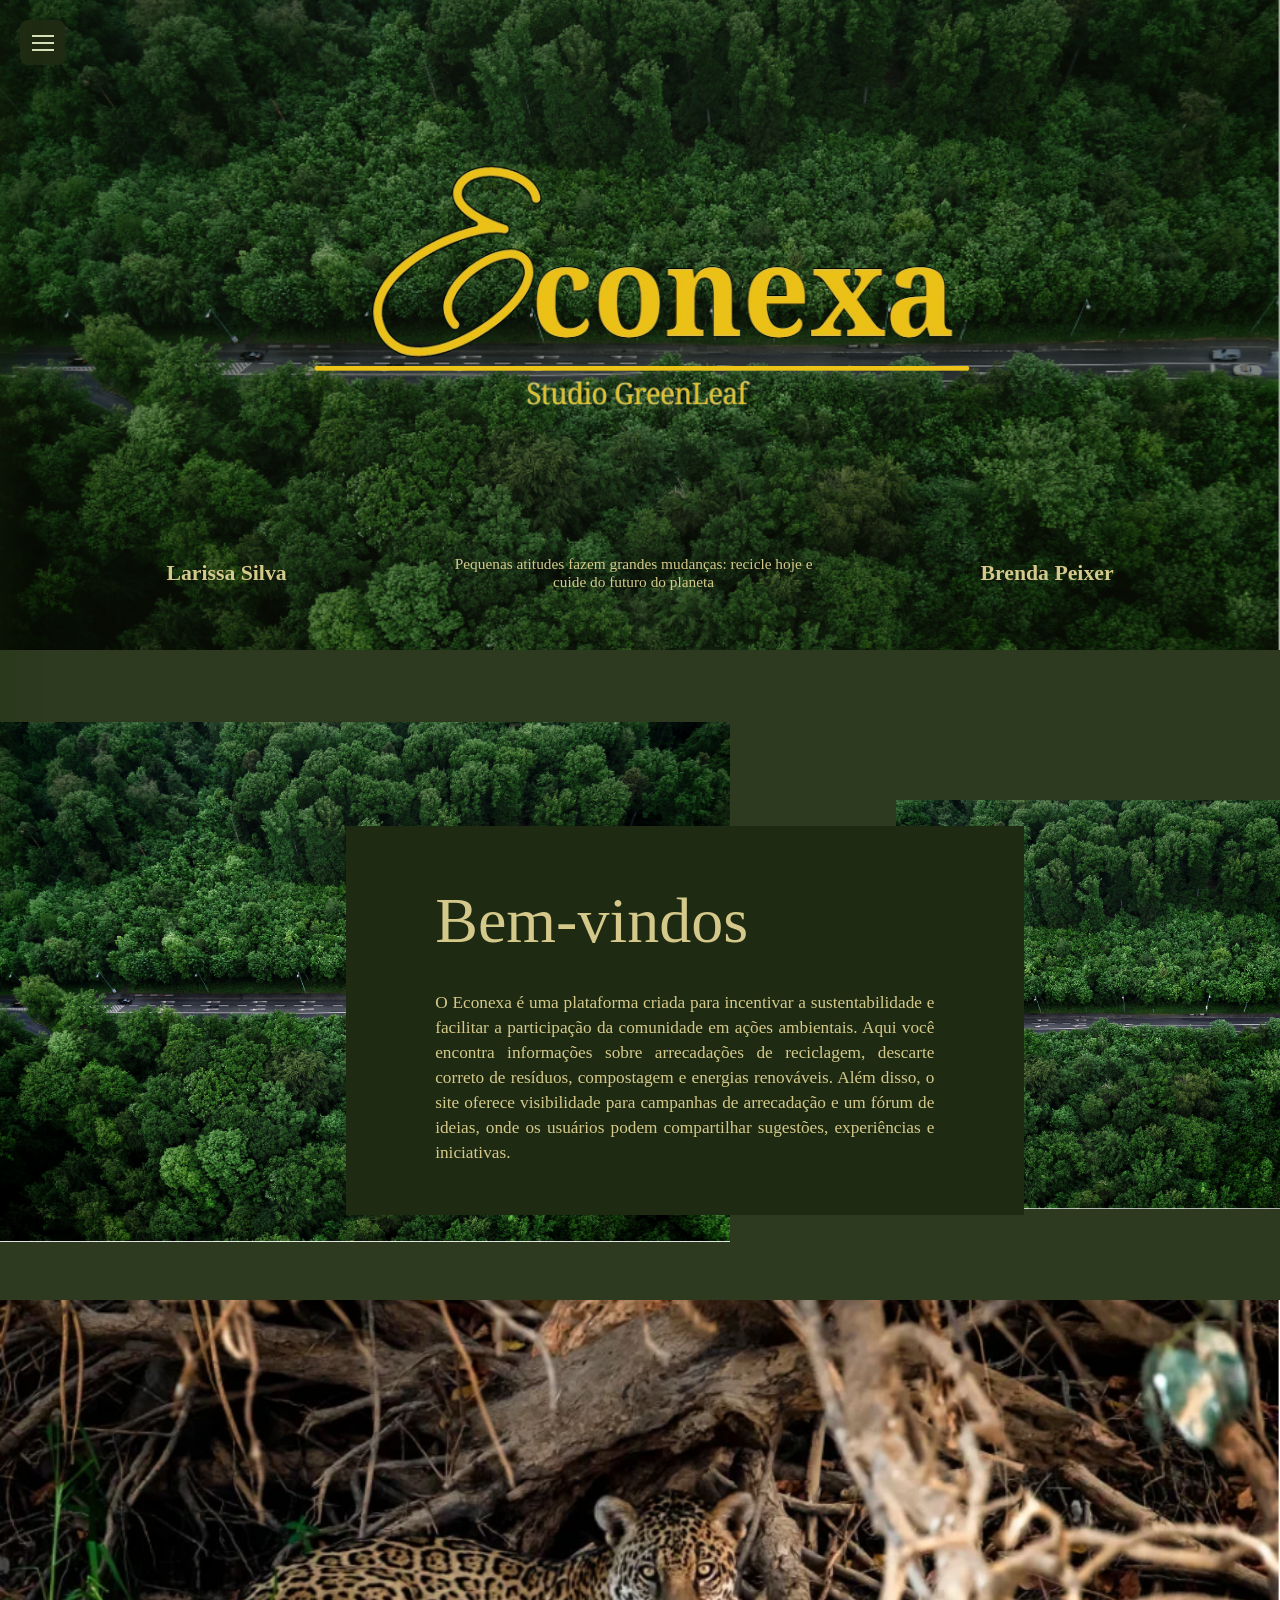
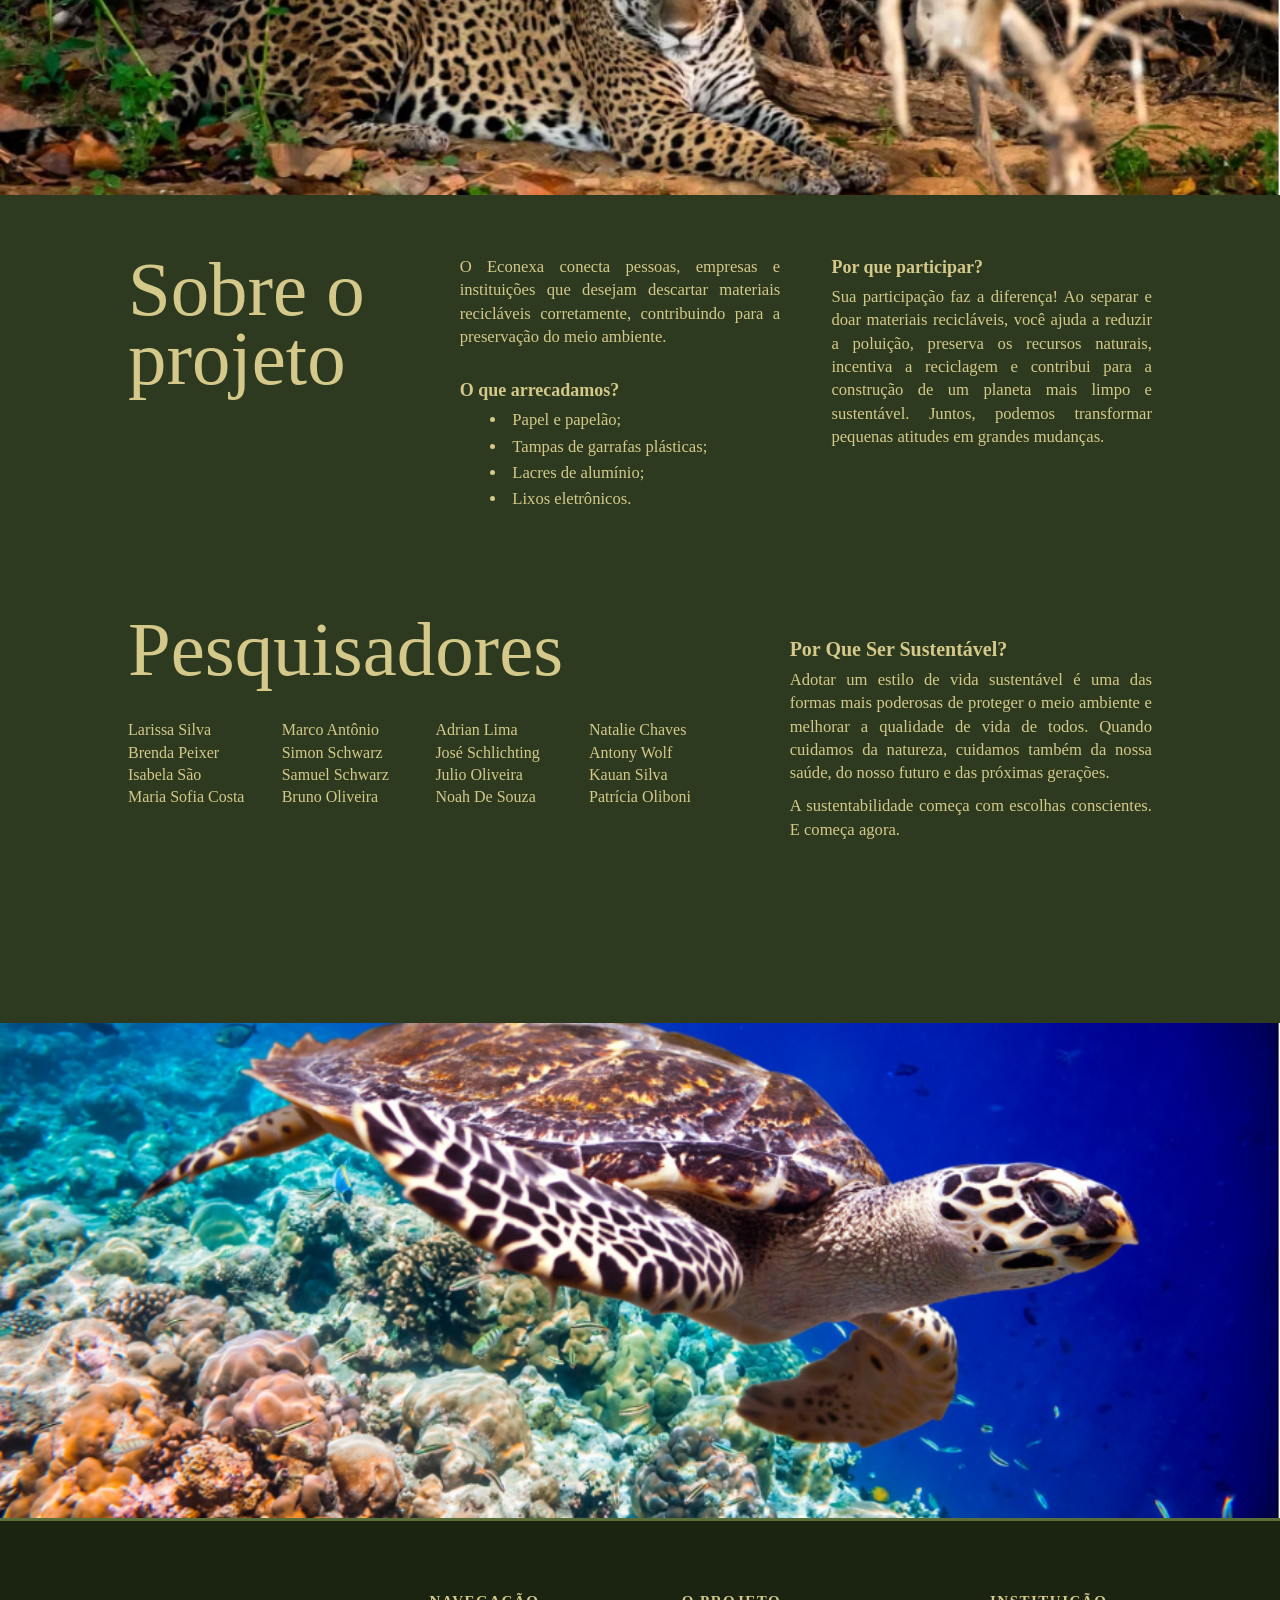
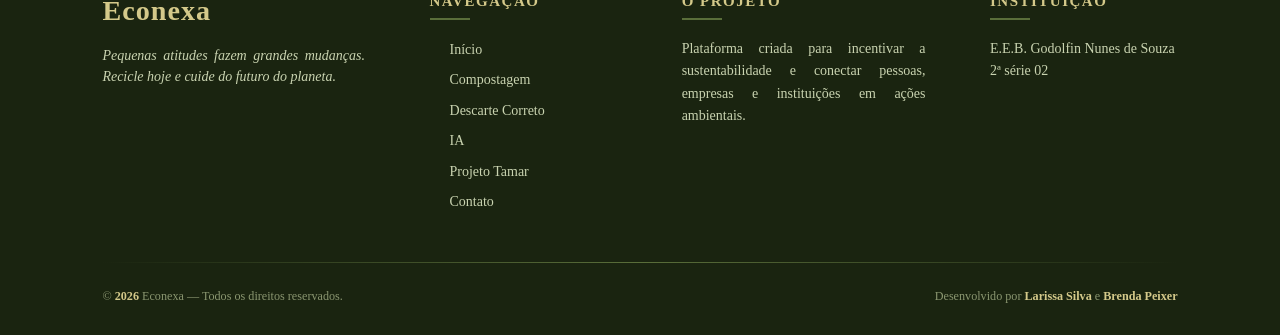
<file: index.html>
<!DOCTYPE html>
<html lang="pt-BR">

<head>
    <meta charset="UTF-8">
    <meta name="viewport" content="width=device-width, initial-scale=1.0">
    <meta name="description" content="Econexa - Plataforma de sustentabilidade que conecta pessoas, empresas e instituições para descarte correto de recicláveis, compostagem e ações ambientais.">
    <meta name="author" content="Larissa Silva, Brenda Peixer">
    <meta name="theme-color" content="#2e7d32">

    <title>Econexa | Sustentabilidade e Reciclagem</title>

    <link rel="icon" type="image/png" href="img/Titulo.png">
    <link rel="stylesheet" href="style.css">
</head>

<body>

    <!-- ========================================
         MENU LATERAL
    ========================================= -->

    <!-- Gatilho (checkbox invisível) -->
    <input
        type="checkbox"
        id="sidebar-active"
        class="sidebar-checkbox"
        aria-hidden="true"
    >

    <!-- Botão para abrir o menu -->
    <label
        for="sidebar-active"
        class="open-sidebar-button"
        aria-label="Abrir menu de navegação"
    >
        <span class="burger-line" aria-hidden="true"></span>
    </label>

    <!-- Máscara de fundo -->
    <label
        for="sidebar-active"
        id="sidebar-overlay"
        aria-hidden="true"
    ></label>

    <!-- Menu Lateral -->
    <nav class="sidebar" aria-label="Menu principal">
        <div class="sidebar-header">
            <span class="logo">Econexa</span>
            <label
                for="sidebar-active"
                class="close-sidebar-button"
                aria-label="Fechar menu"
            >✕</label>
        </div>

        <ul class="sidebar-links">
            <li><a href="index.html" aria-current="page">Início</a></li>
            <li><a href="compostagem.html">Compostagem</a></li>
            <li><a href="descarte.html">Descarte Correto</a></li>
            <li><a href="ia.html">IA</a></li>
            <li><a href="tamar.html">Projeto Tamar</a></li>
            <li><a href="contato.html">Contato</a></li>
        </ul>
    </nav>


    <main>

        <!-- ========================================
             1. CAPA
        ========================================= -->

        <section class="capa" aria-label="Apresentação">

            <div class="conteudo-capa">
                <img
                    src="img/Titulo.png"
                    alt="Logotipo Econexa"
                    class="logo"
                >
            </div>

            <div class="informacoes">
                <p>Larissa Silva</p>

                <p class="frase">
                    Pequenas atitudes fazem grandes mudanças:
                    recicle hoje e cuide do futuro do planeta
                </p>

                <p>Brenda Peixer</p>
            </div>

        </section>


        <!-- ========================================
             2. BEM-VINDOS
        ========================================= -->

        <section class="bem-vindos" aria-labelledby="titulo-bem-vindos">

            <img
                src="img/floresta.png"
                alt=""
                aria-hidden="true"
                class="floresta floresta-esquerda"
            >

            <img
                src="img/floresta.png"
                alt=""
                aria-hidden="true"
                class="floresta floresta-direita"
            >

            <div class="caixa-bem-vindos">
                <h2 id="titulo-bem-vindos">Bem-vindos</h2>

                <p>
                    O Econexa é uma plataforma criada para incentivar a
                    sustentabilidade e facilitar a participação da comunidade
                    em ações ambientais. Aqui você encontra informações sobre
                    arrecadações de reciclagem, descarte correto de resíduos,
                    compostagem e energias renováveis. Além disso, o site oferece
                    visibilidade para campanhas de arrecadação e um fórum de
                    ideias, onde os usuários podem compartilhar sugestões,
                    experiências e iniciativas.
                </p>
            </div>

        </section>


        <!-- ========================================
             3. SOBRE O PROJETO
        ========================================= -->

        <section class="sobre-projeto" aria-labelledby="titulo-sobre">

            <div class="imagem-onca">
                <img
                    src="img/onca.png"
                    alt="Onça-pintada em ambiente de floresta"
                >
            </div>

            <div class="conteudo-sobre">

                <div class="titulo-sobre">
                    <h2 id="titulo-sobre">
                        Sobre o<br>
                        projeto
                    </h2>
                </div>

                <div class="texto-sobre">

                    <p>
                        O Econexa conecta pessoas, empresas e instituições
                        que desejam descartar materiais recicláveis
                        corretamente, contribuindo para a preservação do
                        meio ambiente.
                    </p>

                    <h3>O que arrecadamos?</h3>

                    <ul>
                        <li>Papel e papelão;</li>
                        <li>Tampas de garrafas plásticas;</li>
                        <li>Lacres de alumínio;</li>
                        <li>Lixos eletrônicos.</li>
                    </ul>

                </div>

                <div class="participar">

                    <h3>Por que participar?</h3>

                    <p>
                        Sua participação faz a diferença! Ao separar e doar
                        materiais recicláveis, você ajuda a reduzir a
                        poluição, preserva os recursos naturais, incentiva a
                        reciclagem e contribui para a construção de um
                        planeta mais limpo e sustentável. Juntos, podemos
                        transformar pequenas atitudes em grandes mudanças.
                    </p>

                </div>

            </div>

        </section>


        <!-- ========================================
             4. PESQUISADORES + SUSTENTABILIDADE
        ========================================= -->

        <section class="pesquisadores" aria-labelledby="titulo-pesquisadores">

            <div class="parte-pesquisadores">

                <div class="lista-pesquisadores">

                    <h2 id="titulo-pesquisadores">Pesquisadores</h2>

                    <div class="nomes">

                        <ul>
                            <li>Larissa Silva</li>
                            <li>Brenda Peixer</li>
                            <li>Isabela São</li>
                            <li>Maria Sofia Costa</li>
                        </ul>

                        <ul>
                            <li>Marco Antônio</li>
                            <li>Simon Schwarz</li>
                            <li>Samuel Schwarz</li>
                            <li>Bruno Oliveira</li>
                        </ul>

                        <ul>
                            <li>Adrian Lima</li>
                            <li>José Schlichting</li>
                            <li>Julio Oliveira</li>
                            <li>Noah De Souza</li>
                        </ul>

                        <ul>
                            <li>Natalie Chaves</li>
                            <li>Antony Wolf</li>
                            <li>Kauan Silva</li>
                            <li>Patrícia Oliboni</li>
                        </ul>

                    </div>

                </div>

                <div class="sustentavel">

                    <h3>Por Que Ser Sustentável?</h3>

                    <p>
                        Adotar um estilo de vida sustentável é uma das formas
                        mais poderosas de proteger o meio ambiente e melhorar
                        a qualidade de vida de todos. Quando cuidamos da
                        natureza, cuidamos também da nossa saúde, do nosso
                        futuro e das próximas gerações.
                    </p>

                    <p>
                        A sustentabilidade começa com escolhas conscientes.
                        E começa agora.
                    </p>

                </div>

            </div>

            <div class="imagem-tartaruga">
                <img
                    src="img/tartaruga.png"
                    alt="Tartaruga marinha nadando"
                >
            </div>

        </section>

    </main>


      <!-- ========================================
         RODAPÉ
    ========================================= -->

    <footer class="rodape">

        <div class="rodape-conteudo">

            <!-- Coluna 1: Marca -->
            <div class="rodape-coluna rodape-marca">
                <h2 class="rodape-logo">Econexa</h2>
                <p class="rodape-slogan">
                    Pequenas atitudes fazem grandes mudanças.
                    Recicle hoje e cuide do futuro do planeta.
                </p>
            </div>


            <!-- Coluna 2: Navegação -->
            <nav class="rodape-coluna" aria-label="Links do rodapé">
                <h3 class="rodape-titulo">Navegação</h3>
                <ul class="rodape-links">
                    <li><a href="index.html">Início</a></li>
                    <li><a href="compostagem.html">Compostagem</a></li>
                    <li><a href="descarte.html">Descarte Correto</a></li>
                    <li><a href="ia.html">IA</a></li>
                    <li><a href="tamar.html">Projeto Tamar</a></li>
                    <li><a href="contato.html">Contato</a></li>
                </ul>
            </nav>


            <!-- Coluna 3: Projeto -->
            <div class="rodape-coluna">
                <h3 class="rodape-titulo">O Projeto</h3>
                <p class="rodape-texto">
                    Plataforma criada para incentivar a sustentabilidade
                    e conectar pessoas, empresas e instituições em ações
                    ambientais.
                </p>
            </div>


            <!-- Coluna 4: Instituição -->
            <div class="rodape-coluna">
                <h3 class="rodape-titulo">Instituição</h3>
                <p class="rodape-texto">
                    E.E.B. Godolfin Nunes de Souza<br>
                    2ª série 02
                </p>
            </div>

        </div>


        <!-- Linha divisória -->
        <div class="rodape-divisor" aria-hidden="true"></div>


        <!-- Parte inferior -->
        <div class="rodape-base">
            <p class="rodape-copyright">
                &copy; <time datetime="2026">2026</time> Econexa — Todos os direitos reservados.
            </p>

            <p class="rodape-creditos">
                Desenvolvido por <strong>Larissa Silva</strong> e <strong>Brenda Peixer</strong>
            </p>
        </div>

    </footer>
</body>

</html>
</file>
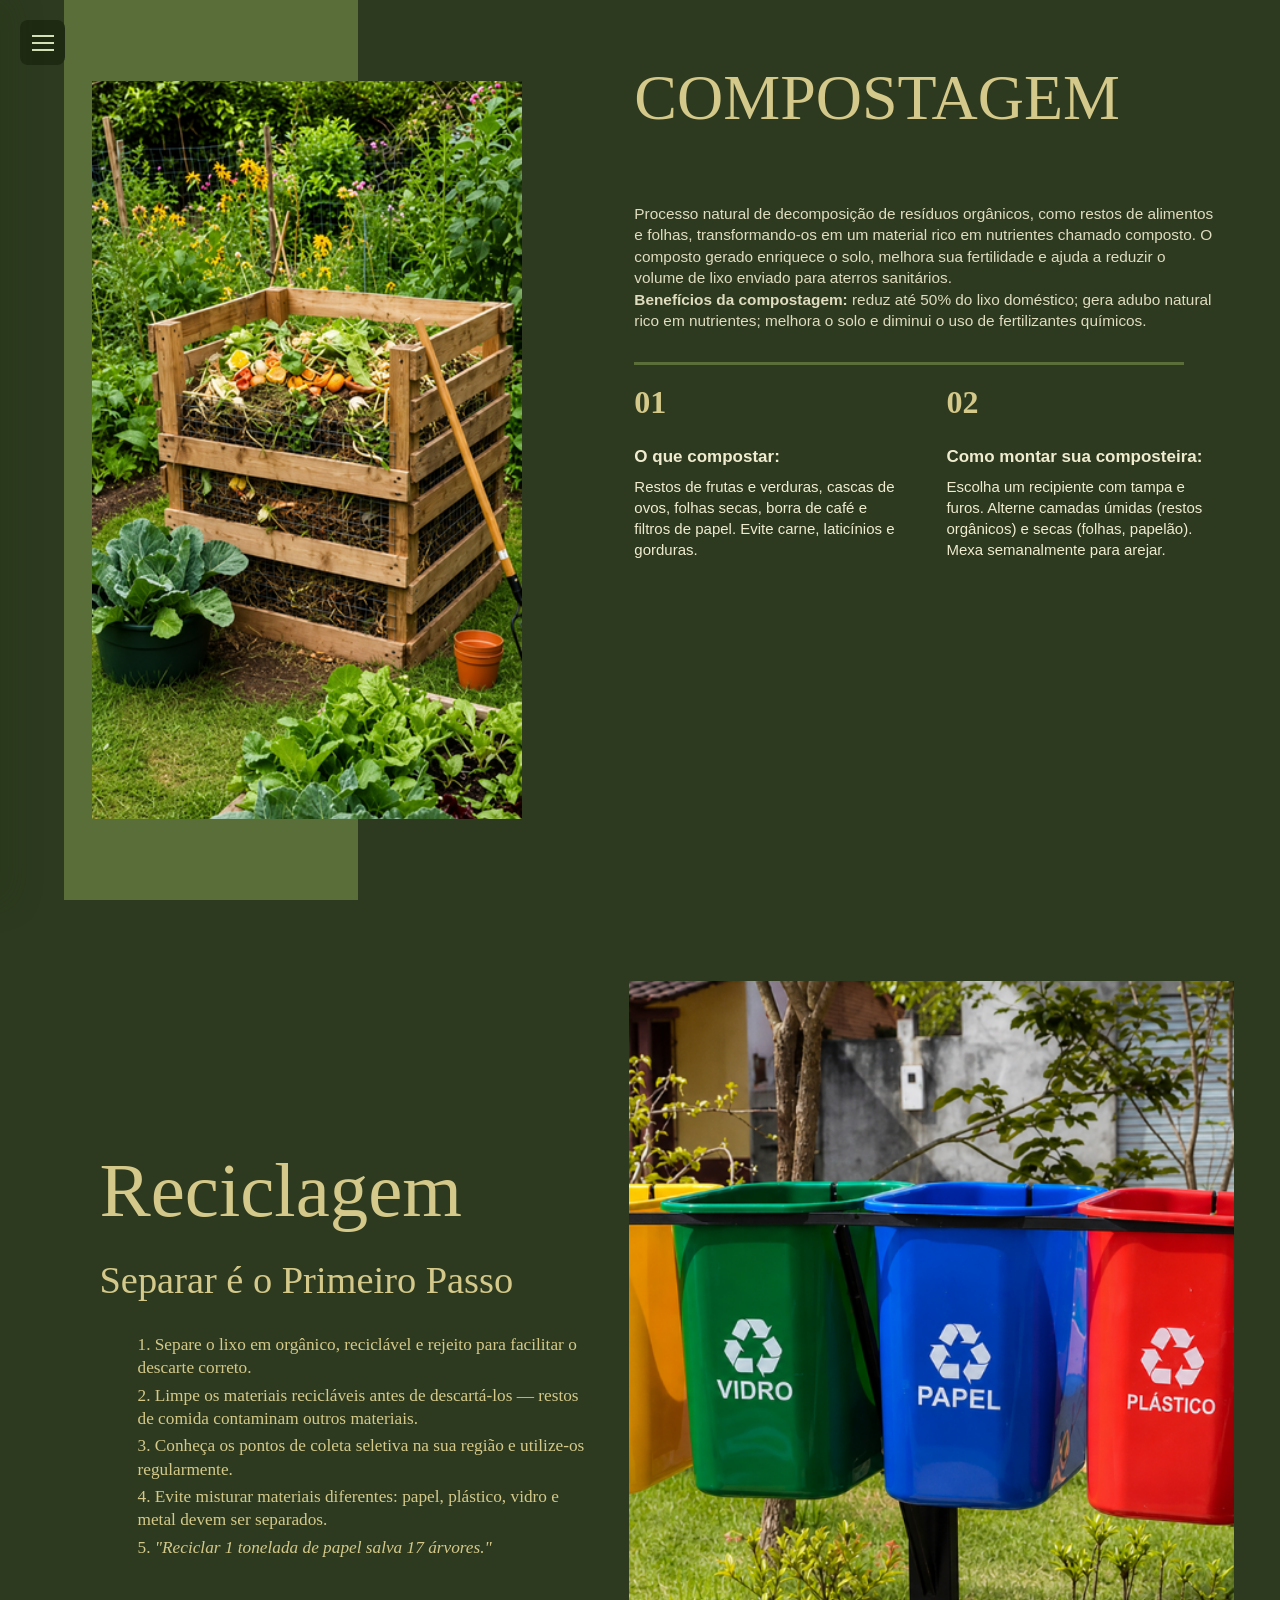
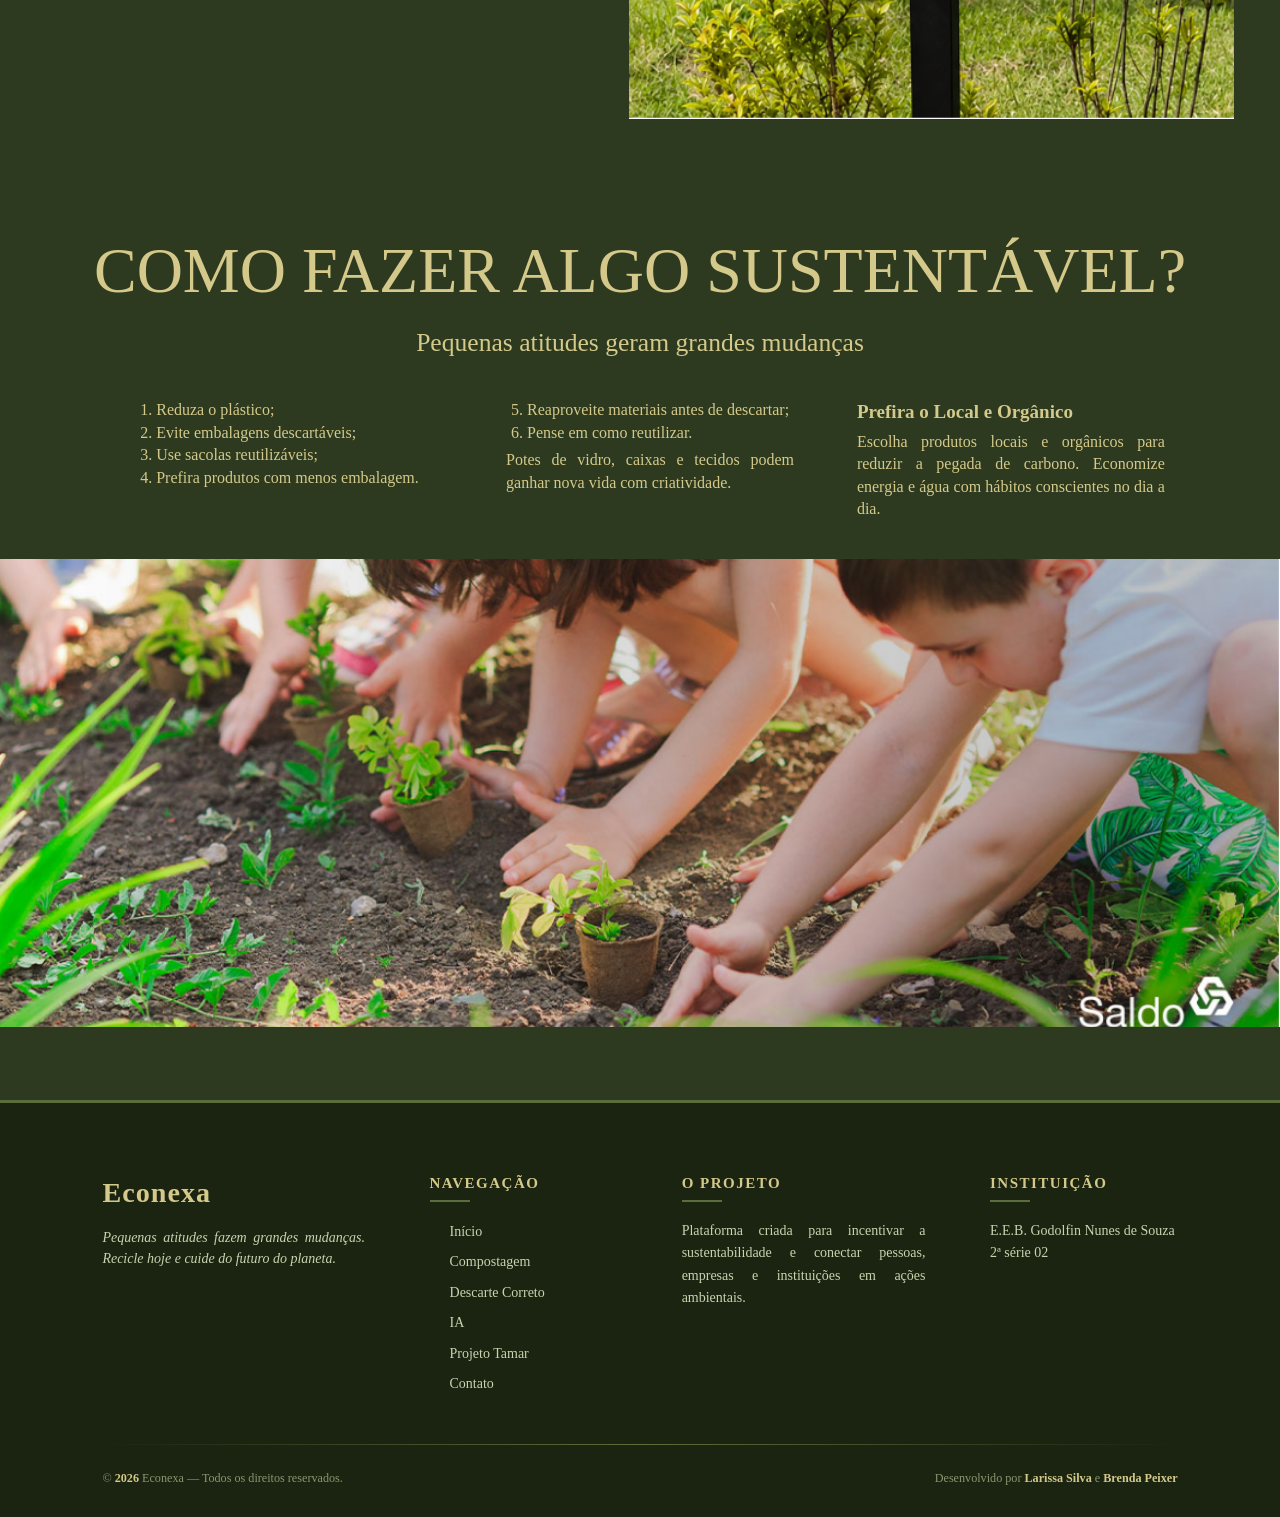
<file: compostagem.html>
<!DOCTYPE html>
<html lang="pt-BR">

<head>
    <meta charset="UTF-8">
    <meta name="viewport" content="width=device-width, initial-scale=1.0">
    <meta name="description" content="Compostagem: aprenda a transformar resíduos orgânicos em adubo natural. Descubra o que compostar e como montar sua própria composteira.">
    <meta name="author" content="Larissa Silva, Brenda Peixer">
    <meta name="theme-color" content="#2d3a1f">

    <title>Compostagem | Econexa</title>

    <link rel="icon" type="image/png" href="img/Titulo.png">
    <link rel="stylesheet" href="style.css">
</head>

<body>

    <!-- ========================================
         MENU LATERAL
    ========================================= -->

    <!-- Gatilho (checkbox invisível) -->
    <input
        type="checkbox"
        id="sidebar-active"
        class="sidebar-checkbox"
        aria-hidden="true"
    >

    <!-- Botão para abrir o menu -->
    <label
        for="sidebar-active"
        class="open-sidebar-button"
        aria-label="Abrir menu de navegação"
    >
        <span class="burger-line" aria-hidden="true"></span>
    </label>

    <!-- Máscara de fundo -->
    <label
        for="sidebar-active"
        id="sidebar-overlay"
        aria-hidden="true"
    ></label>

    <!-- Menu Lateral -->
    <nav class="sidebar" aria-label="Menu principal">
        <div class="sidebar-header">
            <span class="logo">Econexa</span>
            <label
                for="sidebar-active"
                class="close-sidebar-button"
                aria-label="Fechar menu"
            >✕</label>
        </div>

        <ul class="sidebar-links">
            <li><a href="index.html">Início</a></li>
            <li><a href="compostagem.html" aria-current="page">Compostagem</a></li>
            <li><a href="descarte.html">Descarte Correto</a></li>
            <li><a href="ia.html">IA</a></li>
            <li><a href="tamar.html">Projeto Tamar</a></li>
            <li><a href="contato.html">Contato</a></li>
        </ul>
    </nav>


    <main>

        <!-- ========================================
             5. COMPOSTAGEM
        ========================================= -->

        <section class="pagina-compostagem" aria-labelledby="titulo-compostagem">

            <!-- Imagem -->
            <div class="imagem-compostagem">
                <img
                    src="img/compostagem.png"
                    alt="Composteira doméstica com resíduos orgânicos"
                >
            </div>


            <!-- Conteúdo -->
            <div class="conteudo-compostagem">

                <h1 id="titulo-compostagem">COMPOSTAGEM</h1>

                <p class="descricao-compostagem">
                    Processo natural de decomposição de resíduos orgânicos,
                    como restos de alimentos e folhas, transformando-os em
                    um material rico em nutrientes chamado composto. O
                    composto gerado enriquece o solo, melhora sua fertilidade
                    e ajuda a reduzir o volume de lixo enviado para aterros
                    sanitários.
                </p>

                <p class="descricao-compostagem">
                    <strong>Benefícios da compostagem:</strong>
                    reduz até 50% do lixo doméstico; gera adubo natural rico
                    em nutrientes; melhora o solo e diminui o uso de
                    fertilizantes químicos.
                </p>


                <div class="linha-compostagem" aria-hidden="true"></div>


                <!-- Informações -->
                <div class="info-compostagem">

                    <div class="compostagem-item">

                        <span class="numero" aria-hidden="true">01</span>

                        <h3>O que compostar:</h3>

                        <p>
                            Restos de frutas e verduras, cascas de ovos,
                            folhas secas, borra de café e filtros de papel.
                            Evite carne, laticínios e gorduras.
                        </p>

                    </div>


                    <div class="compostagem-item">

                        <span class="numero" aria-hidden="true">02</span>

                        <h3>Como montar sua composteira:</h3>

                        <p>
                            Escolha um recipiente com tampa e furos.
                            Alterne camadas úmidas (restos orgânicos)
                            e secas (folhas, papelão). Mexa semanalmente
                            para arejar.
                        </p>

                    </div>

                </div>

            </div>

        </section>


        <!-- ========================================
             6. RECICLAGEM
        ========================================= -->

        <section class="pagina-reciclagem" aria-labelledby="titulo-reciclagem">

            <!-- Texto -->
            <div class="conteudo-reciclagem">

                <h1 id="titulo-reciclagem">Reciclagem</h1>

                <h2>Separar é o Primeiro Passo</h2>

                <ol>
                    <li>
                        Separe o lixo em orgânico, reciclável e rejeito
                        para facilitar o descarte correto.
                    </li>

                    <li>
                        Limpe os materiais recicláveis antes de descartá-los
                        — restos de comida contaminam outros materiais.
                    </li>

                    <li>
                        Conheça os pontos de coleta seletiva na sua região
                        e utilize-os regularmente.
                    </li>

                    <li>
                        Evite misturar materiais diferentes: papel,
                        plástico, vidro e metal devem ser separados.
                    </li>

                    <li>
                        <em>"Reciclar 1 tonelada de papel salva 17 árvores."</em>
                    </li>
                </ol>

            </div>


            <!-- Imagem -->
            <div class="imagem-reciclagem">
                <img
                    src="img/reciclagem.png"
                    alt="Lixeiras coloridas para coleta seletiva"
                >
            </div>

        </section>


        <!-- ========================================
             7. COMO FAZER ALGO SUSTENTÁVEL?
        ========================================= -->

        <section class="pagina-sustentavel" aria-labelledby="titulo-sustentavel">

            <!-- Título -->
            <header class="titulo-sustentavel">

                <h1 id="titulo-sustentavel">
                    COMO FAZER ALGO SUSTENTÁVEL?
                </h1>

                <h2>
                    Pequenas atitudes geram grandes mudanças
                </h2>

            </header>


            <!-- Conteúdo -->
            <div class="conteudo-sustentavel">


                <!-- Coluna 01 -->
                <div class="coluna-sustentavel">

                    <ol>
                        <li>Reduza o plástico;</li>
                        <li>Evite embalagens descartáveis;</li>
                        <li>Use sacolas reutilizáveis;</li>
                        <li>Prefira produtos com menos embalagem.</li>
                    </ol>

                </div>


                <!-- Coluna 02 -->
                <div class="coluna-sustentavel">

                    <ol start="5">
                        <li>Reaproveite materiais antes de descartar;</li>
                        <li>Pense em como reutilizar.</li>
                    </ol>

                    <p class="reutilizar">
                        Potes de vidro, caixas e tecidos podem ganhar
                        nova vida com criatividade.
                    </p>

                </div>


                <!-- Coluna 03 -->
                <div class="coluna-sustentavel">

                    <h3>Prefira o Local e Orgânico</h3>

                    <p>
                        Escolha produtos locais e orgânicos para reduzir
                        a pegada de carbono. Economize energia e água
                        com hábitos conscientes no dia a dia.
                    </p>

                </div>

            </div>


            <!-- Imagem inferior -->
            <div class="imagem-sustentavel">
                <img
                    src="img/sustentabilidade.png"
                    alt="Pessoas plantando mudas em ação sustentável"
                >
            </div>

        </section>

    </main>


    <!-- ========================================
         RODAPÉ
    ========================================= -->

    <footer class="rodape">

        <div class="rodape-conteudo">

            <!-- Coluna 1: Marca -->
            <div class="rodape-coluna rodape-marca">
                <h2 class="rodape-logo">Econexa</h2>
                <p class="rodape-slogan">
                    Pequenas atitudes fazem grandes mudanças.
                    Recicle hoje e cuide do futuro do planeta.
                </p>
            </div>


            <!-- Coluna 2: Navegação -->
            <nav class="rodape-coluna" aria-label="Links do rodapé">
                <h3 class="rodape-titulo">Navegação</h3>
                <ul class="rodape-links">
                    <li><a href="index.html">Início</a></li>
                    <li><a href="compostagem.html">Compostagem</a></li>
                    <li><a href="descarte.html">Descarte Correto</a></li>
                    <li><a href="ia.html">IA</a></li>
                    <li><a href="tamar.html">Projeto Tamar</a></li>
                    <li><a href="contato.html">Contato</a></li>
                </ul>
            </nav>


            <!-- Coluna 3: Projeto -->
            <div class="rodape-coluna">
                <h3 class="rodape-titulo">O Projeto</h3>
                <p class="rodape-texto">
                    Plataforma criada para incentivar a sustentabilidade
                    e conectar pessoas, empresas e instituições em ações
                    ambientais.
                </p>
            </div>


            <!-- Coluna 4: Instituição -->
            <div class="rodape-coluna">
                <h3 class="rodape-titulo">Instituição</h3>
                <p class="rodape-texto">
                    E.E.B. Godolfin Nunes de Souza<br>
                    2ª série 02
                </p>
            </div>

        </div>


        <!-- Linha divisória -->
        <div class="rodape-divisor" aria-hidden="true"></div>


        <!-- Parte inferior -->
        <div class="rodape-base">
            <p class="rodape-copyright">
                &copy; <time datetime="2026">2026</time> Econexa — Todos os direitos reservados.
            </p>

            <p class="rodape-creditos">
                Desenvolvido por <strong>Larissa Silva</strong> e <strong>Brenda Peixer</strong>
            </p>
        </div>

    </footer>

</body>

</html>
</file>
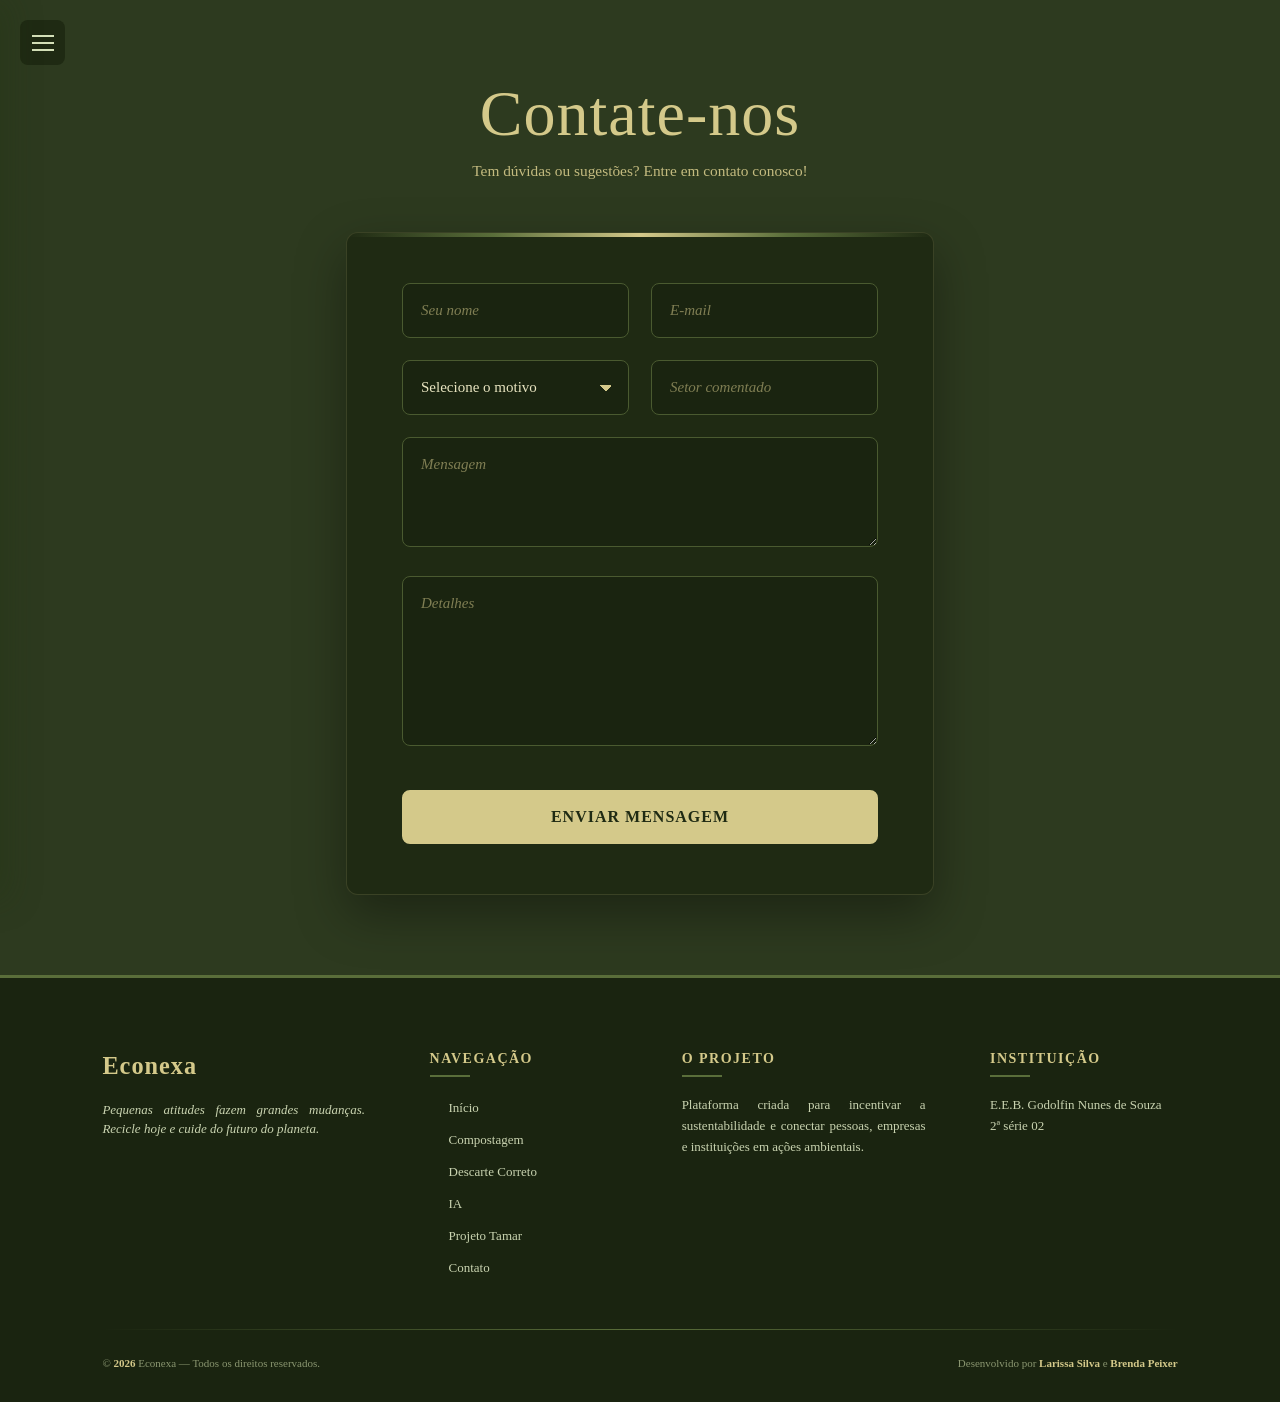
<file: contatenos.html>
<!DOCTYPE html>
<html lang="pt-BR">

<head>
    <meta charset="UTF-8">
    <meta name="viewport" content="width=device-width, initial-scale=1.0">
    <meta name="description" content="Entre em contato com o Econexa. Envie dúvidas, sugestões de melhoria, pedidos de vaga ou relate erros na plataforma.">
    <meta name="author" content="Larissa Silva, Brenda Peixer">
    <meta name="theme-color" content="#2d3a1f">

    <title>Contato | Econexa</title>

    <link rel="icon" type="image/png" href="img/Titulo.png">
    <link rel="stylesheet" href="formulario.css">
</head>

<body>

    <!-- ========================================
         MENU LATERAL
    ========================================= -->

    <!-- Gatilho (checkbox invisível) -->
    <input
        type="checkbox"
        id="sidebar-active"
        class="sidebar-checkbox"
        aria-hidden="true"
    >

    <!-- Botão para abrir o menu -->
    <label
        for="sidebar-active"
        class="open-sidebar-button"
        aria-label="Abrir menu de navegação"
    >
        <span class="burger-line" aria-hidden="true"></span>
    </label>

    <!-- Máscara de fundo -->
    <label
        for="sidebar-active"
        id="sidebar-overlay"
        aria-hidden="true"
    ></label>

    <!-- Menu Lateral -->
    <nav class="sidebar" aria-label="Menu principal">
        <div class="sidebar-header">
            <span class="logo">Econexa</span>
            <label
                for="sidebar-active"
                class="close-sidebar-button"
                aria-label="Fechar menu"
            >✕</label>
        </div>

        <ul class="sidebar-links">
            <li><a href="index.html">Início</a></li>
            <li><a href="compostagem.html">Compostagem</a></li>
            <li><a href="descarte.html">Descarte Correto</a></li>
            <li><a href="ia.html">IA</a></li>
            <li><a href="tamar.html">Projeto Tamar</a></li>
            <li><a href="contato.html" aria-current="page">Contato</a></li>
        </ul>
    </nav>


    <main class="main-content">

        <!-- ========================================
             SEÇÃO — CONTATO (FORMULÁRIO)
        ========================================= -->

        <section
            class="secao"
            id="investigar"
            aria-labelledby="titulo-contato"
        >

            <header class="secao-header">

                <h1 id="titulo-contato" class="secao-titulo">
                    Contate-nos
                </h1>

                <p class="secao-sub">
                    Tem dúvidas ou sugestões? Entre em contato conosco!
                </p>

            </header>


            <div class="investigacao-form">

                <form
                    class="form-grid"
                    action="#"
                    method="post"
                    novalidate
                >

                    <!-- Nome -->
                    <div class="input-group">
                        <label for="invNome" class="sr-only">Seu nome</label>
                        <input
                            type="text"
                            id="invNome"
                            name="nome"
                            placeholder="Seu nome"
                            autocomplete="name"
                            required
                        >
                    </div>


                    <!-- E-mail -->
                    <div class="input-group">
                        <label for="invOrigem" class="sr-only">E-mail</label>
                        <input
                            type="email"
                            id="invOrigem"
                            name="email"
                            placeholder="E-mail"
                            autocomplete="email"
                        >
                    </div>


                    <!-- Motivo do contato -->
                    <div class="input-group">
                        <label for="invStatus" class="sr-only">Motivo do contato</label>
                        <select id="invStatus" name="status">
                            <option value="" disabled selected hidden>
                                Selecione o motivo
                            </option>
                            <option value="erro">Erro na plataforma</option>
                            <option value="sugestao">Sugestão de melhoria</option>
                            <option value="vaga">Pedido de vaga</option>
                            <option value="outro">Outro</option>
                        </select>
                    </div>


                    <!-- Setor comentado -->
                    <div class="input-group">
                        <label for="invTags" class="sr-only">Setor comentado</label>
                        <input
                            type="text"
                            id="invTags"
                            name="setor"
                            placeholder="Setor comentado"
                        >
                    </div>


                    <!-- Mensagem -->
                    <div class="input-group full-width">
                        <label for="invDescricao" class="sr-only">Mensagem</label>
                        <textarea
                            id="invDescricao"
                            name="mensagem"
                            placeholder="Mensagem"
                            rows="3"
                        ></textarea>
                    </div>


                    <!-- Detalhes -->
                    <div class="input-group full-width">
                        <label for="invConteudo" class="sr-only">Detalhes</label>
                        <textarea
                            id="invConteudo"
                            name="detalhes"
                            placeholder="Detalhes"
                            rows="6"
                        ></textarea>
                    </div>


                    <!-- Botão -->
                    <div class="form-acoes full-width">
                        <button
                            type="submit"
                            class="btn-enviar"
                        >
                            Enviar mensagem
                        </button>
                    </div>

                </form>

            </div>

        </section>

    </main>


    <!-- ========================================
         RODAPÉ
    ========================================= -->

    <footer class="rodape">

        <div class="rodape-conteudo">

            <!-- Coluna 1: Marca -->
            <div class="rodape-coluna rodape-marca">
                <h2 class="rodape-logo">Econexa</h2>
                <p class="rodape-slogan">
                    Pequenas atitudes fazem grandes mudanças.
                    Recicle hoje e cuide do futuro do planeta.
                </p>
            </div>


            <!-- Coluna 2: Navegação -->
            <nav class="rodape-coluna" aria-label="Links do rodapé">
                <h3 class="rodape-titulo">Navegação</h3>
                <ul class="rodape-links">
                    <li><a href="index.html">Início</a></li>
                    <li><a href="compostagem.html">Compostagem</a></li>
                    <li><a href="descarte.html">Descarte Correto</a></li>
                    <li><a href="ia.html">IA</a></li>
                    <li><a href="tamar.html">Projeto Tamar</a></li>
                    <li><a href="contato.html">Contato</a></li>
                </ul>
            </nav>


            <!-- Coluna 3: Projeto -->
            <div class="rodape-coluna">
                <h3 class="rodape-titulo">O Projeto</h3>
                <p class="rodape-texto">
                    Plataforma criada para incentivar a sustentabilidade
                    e conectar pessoas, empresas e instituições em ações
                    ambientais.
                </p>
            </div>


            <!-- Coluna 4: Instituição -->
            <div class="rodape-coluna">
                <h3 class="rodape-titulo">Instituição</h3>
                <p class="rodape-texto">
                    E.E.B. Godolfin Nunes de Souza<br>
                    2ª série 02
                </p>
            </div>

        </div>


        <!-- Linha divisória -->
        <div class="rodape-divisor" aria-hidden="true"></div>


        <!-- Parte inferior -->
        <div class="rodape-base">
            <p class="rodape-copyright">
                &copy; <time datetime="2026">2026</time> Econexa — Todos os direitos reservados.
            </p>

            <p class="rodape-creditos">
                Desenvolvido por <strong>Larissa Silva</strong> e <strong>Brenda Peixer</strong>
            </p>
        </div>

    </footer>

</body>

</html>
</file>
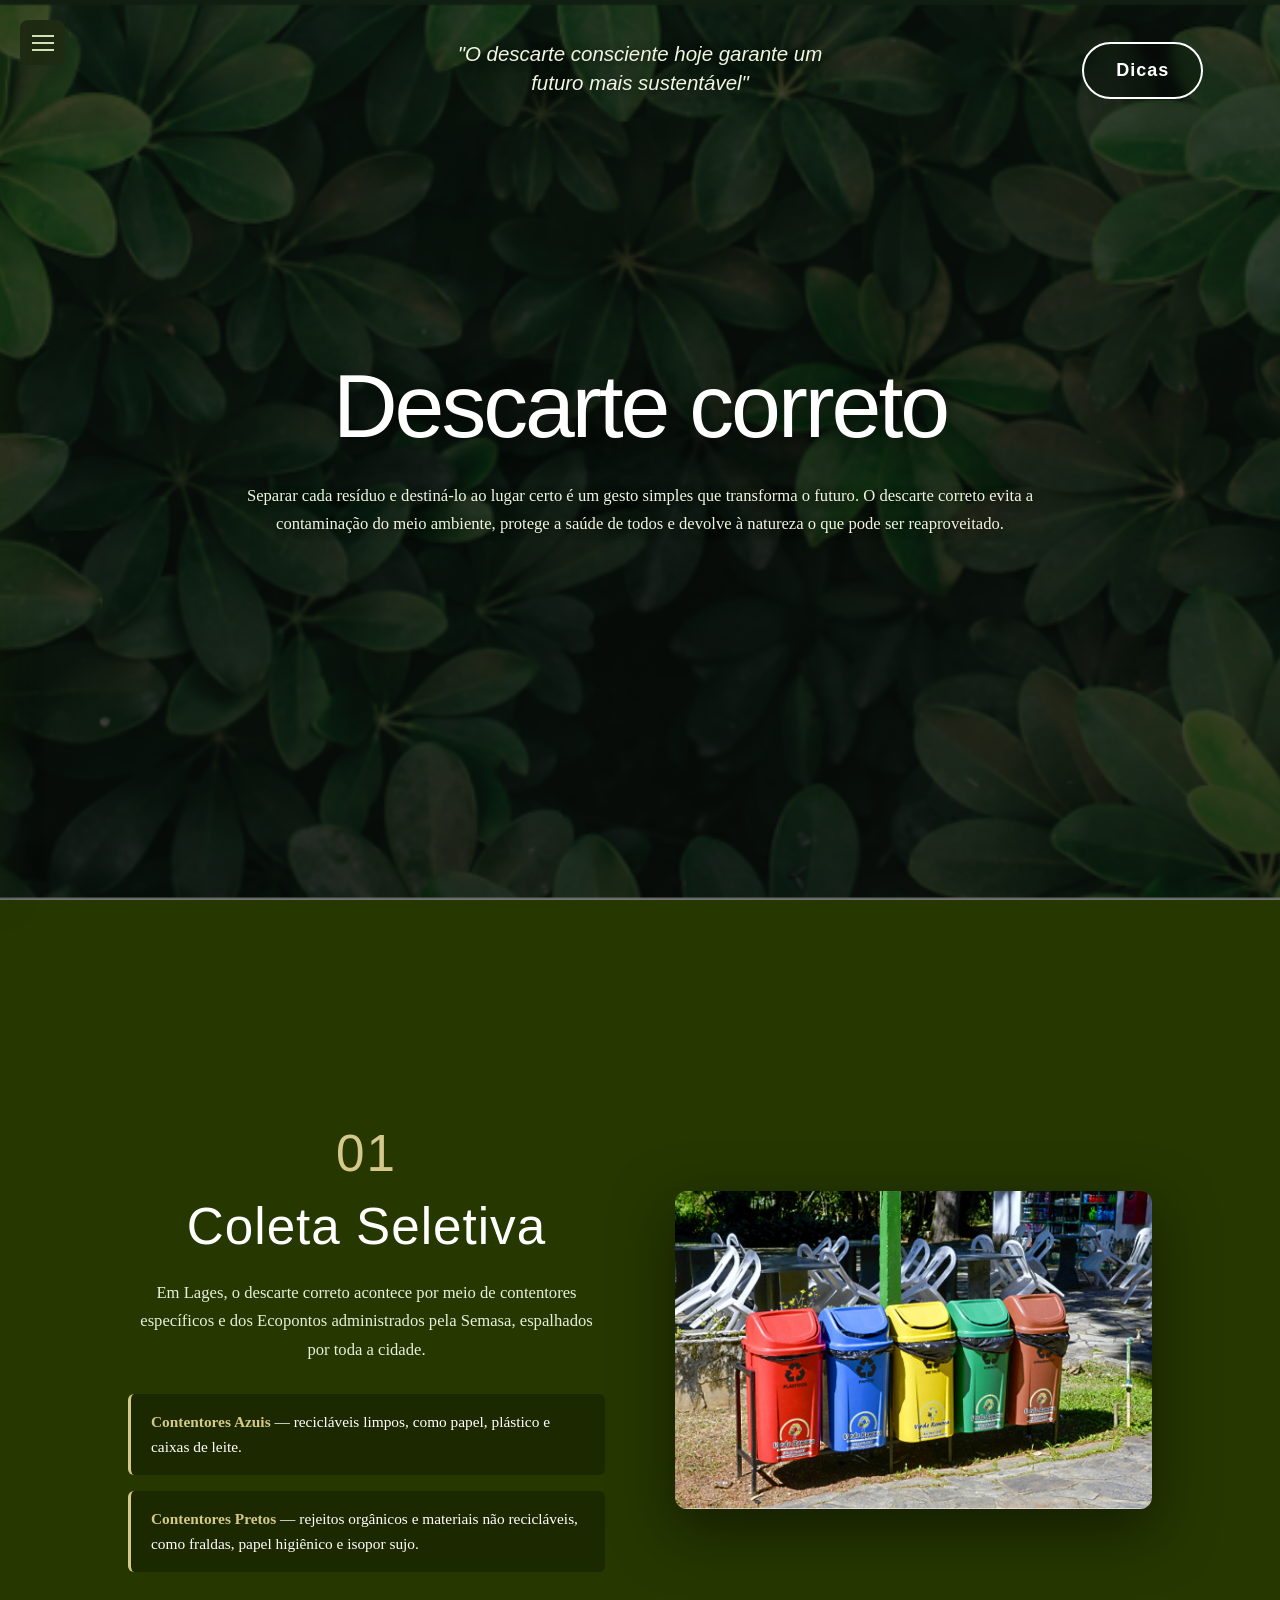
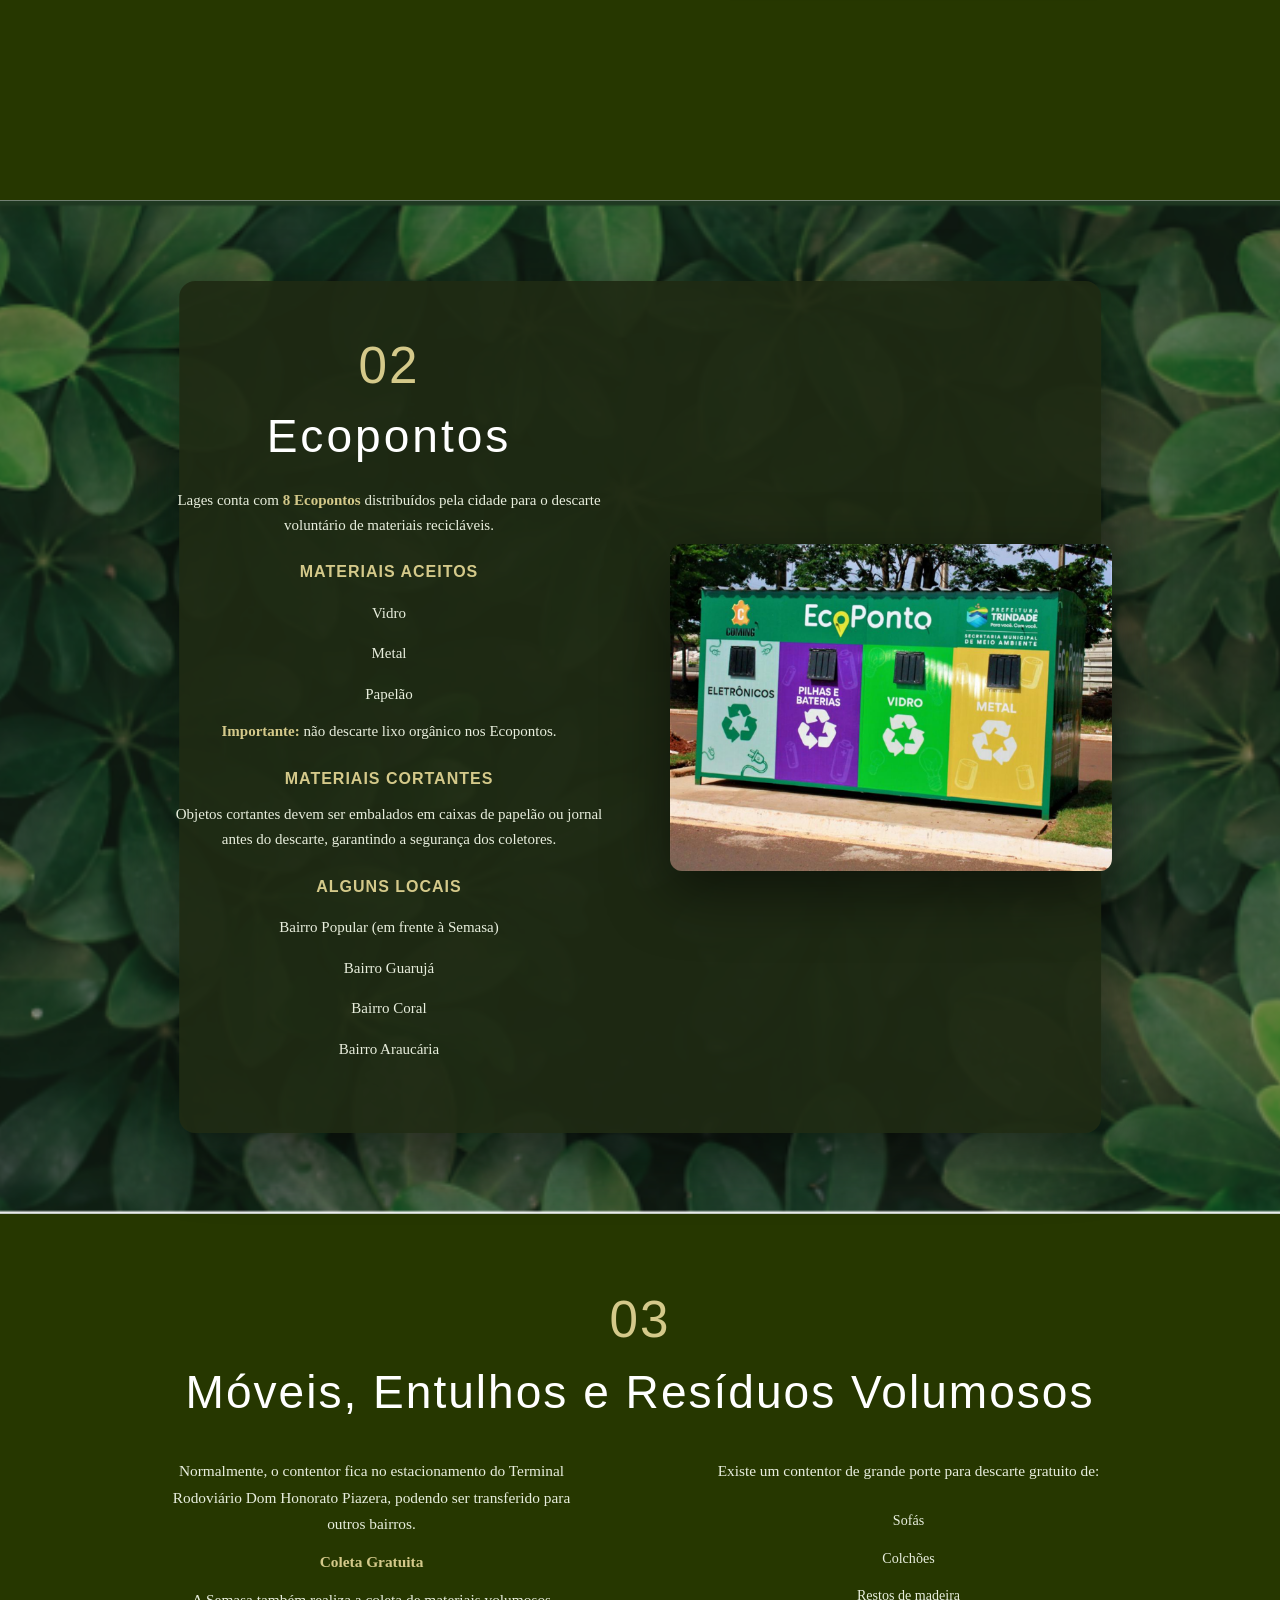
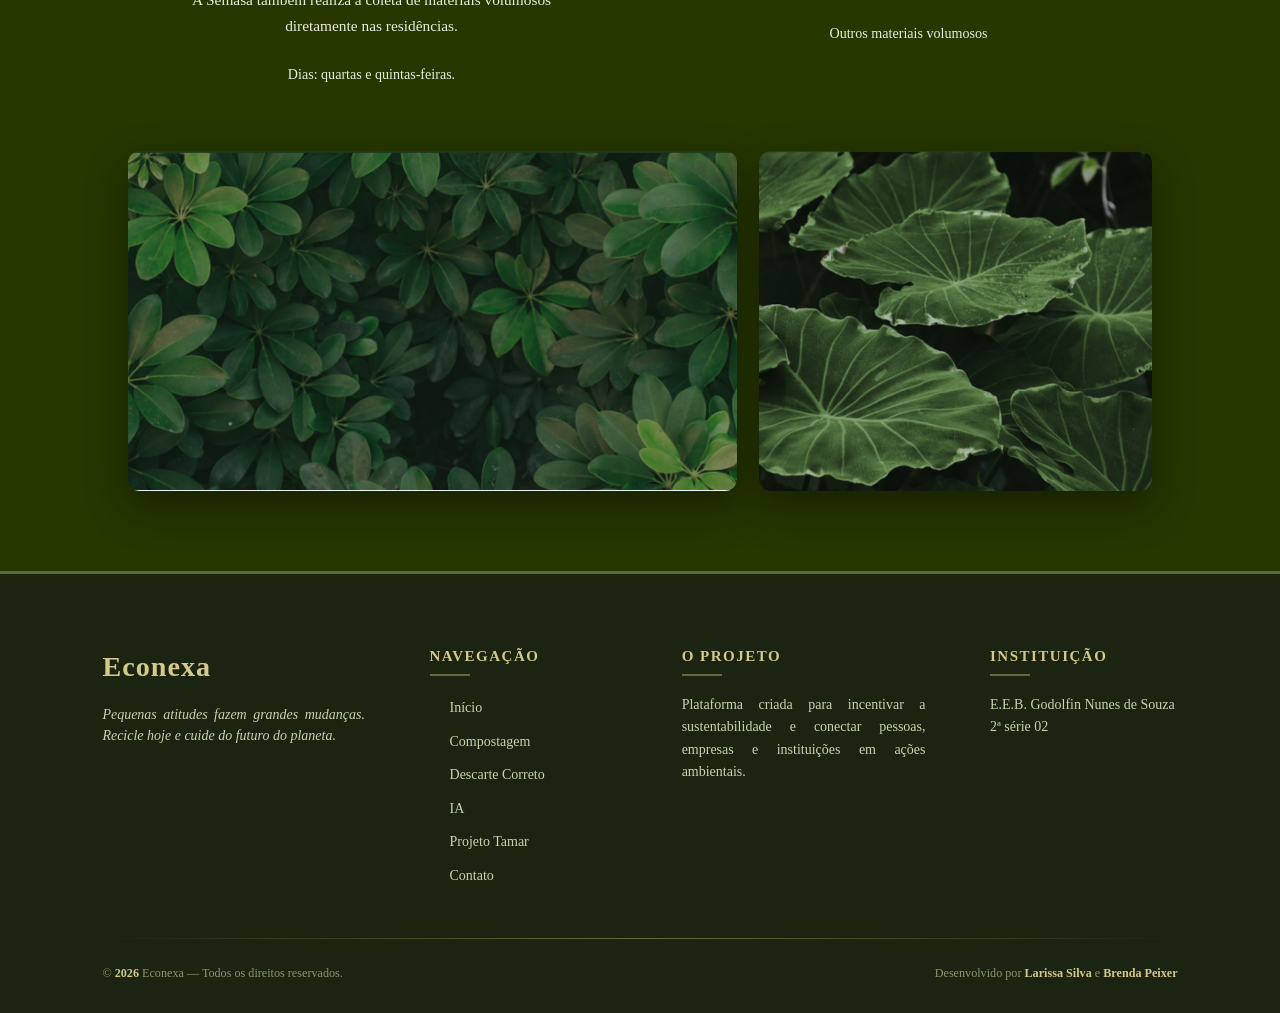
<file: descarte.html>
<!DOCTYPE html>
<html lang="pt-BR">

<head>
    <meta charset="UTF-8">
    <meta name="viewport" content="width=device-width, initial-scale=1.0">
    <meta name="description" content="Descarte correto: aprenda a separar resíduos, encontrar Ecopontos em Lages e destinar corretamente móveis, entulhos e materiais volumosos.">
    <meta name="author" content="Larissa Silva, Brenda Peixer">
    <meta name="theme-color" content="#2d3a1f">

    <title>Descarte Correto | Econexa</title>

    <link rel="icon" type="image/png" href="img/Titulo.png">

    <style>
/* ==========================================
   VARIÁVEIS GLOBAIS
========================================== */
:root {
    --cor-fundo: #2d3a1f;
    --cor-fundo-escuro: #1f2a13;
    --cor-destaque: #d4c98a;
    --cor-verde-medio: #5a6e3a;
    --cor-verde-profundo: #263700;

    --cor-rodape-fundo: #1a2410;
    --cor-rodape-texto: #c9d3b0;
    --cor-rodape-texto-suave: #8a9670;

    --cor-menu-fundo: #eef1e0;
    --cor-menu-texto: #3d5220;
    --cor-menu-texto-escuro: #2a3a15;
    --cor-menu-hover-bg: #3d5220;
    --cor-menu-hover-texto: #e8e4c0;
    --cor-botao-menu: #1f2a13;
    --cor-botao-menu-hover: #a8c47a;
    --cor-icone-menu: #d4e0b8;

    --fonte-principal: Georgia, "Times New Roman", serif;
    --fonte-secundaria: Arial, Helvetica, sans-serif;

    --transicao-rapida: 0.2s ease;
    --transicao-media: 0.3s cubic-bezier(0.4, 0, 0.2, 1);
}


/* ==========================================
   RESET E CONFIGURAÇÕES GERAIS
========================================== */
*,
*::before,
*::after {
    margin: 0;
    padding: 0;
    box-sizing: border-box;
}

html {
    scroll-behavior: smooth;
    -webkit-text-size-adjust: 100%;
}

body {
    width: 100%;
    overflow-x: hidden;

    background-color: var(--cor-verde-profundo);
    color: #ffffff;

    font-family: var(--fonte-principal);
    line-height: 1.6;
}

img {
    display: block;
    max-width: 100%;
    height: auto;
}

a {
    text-decoration: none;
    color: inherit;
}

ul, ol {
    list-style-position: inside;
}

:focus-visible {
    outline: 3px solid var(--cor-destaque);
    outline-offset: 3px;
}


/* ==========================================
   HERO — DESCARTE CORRETO
========================================== */
.hero {
    width: 100%;
    min-height: 100vh;
    min-height: 100svh;

    position: relative;

    background-image:
        linear-gradient(
            rgba(0, 0, 0, 0.45),
            rgba(0, 0, 0, 0.55)
        ),
        url("img/folhas2.png");

    background-size: cover;
    background-position: center;
    background-repeat: no-repeat;

    color: #ffffff;

    display: flex;
    flex-direction: column;
    justify-content: center;
    align-items: center;

    padding: 120px 8%;
}


/* Frase superior */

.frase {
    position: absolute;

    top: 40px;
    left: 50%;
    transform: translateX(-50%);

    width: 90%;
    max-width: 800px;

    text-align: center;

    font-family: var(--fonte-secundaria);
    font-size: clamp(16px, 1.6vw, 24px);
    font-style: italic;
    line-height: 1.4;

    color: #f0f5e0;

    text-shadow: 0 2px 10px rgba(0, 0, 0, 0.6);
}


/* Botão */

.botao-dicas {
    position: absolute;

    top: 42px;
    right: 6%;

    padding: 12px 32px;

    border: 2px solid #ffffff;
    border-radius: 30px;

    color: #ffffff;

    font-family: var(--fonte-secundaria);
    font-size: 18px;
    font-weight: 600;
    letter-spacing: 1px;

    background-color: rgba(0, 0, 0, 0.25);
    backdrop-filter: blur(6px);

    transition: all var(--transicao-media);
}

.botao-dicas:hover,
.botao-dicas:focus-visible {
    background-color: rgba(255, 255, 255, 0.25);
    transform: translateY(-2px);
    box-shadow: 0 8px 24px rgba(0, 0, 0, 0.4);
}


/* Título principal */

.hero h1 {
    text-align: center;

    font-family: var(--fonte-secundaria);
    font-size: clamp(50px, 7vw, 120px);
    font-weight: 400;
    letter-spacing: -3px;
    line-height: 1;

    margin-bottom: 30px;

    text-shadow: 0 4px 30px rgba(0, 0, 0, 0.6);
}


/* Texto inferior */

.texto-hero {
    width: 100%;
    max-width: 850px;

    text-align: center;

    font-family: var(--fonte-principal);
    font-size: clamp(16px, 1.3vw, 20px);
    line-height: 1.7;

    color: #f0f5e0;

    text-shadow: 0 2px 10px rgba(0, 0, 0, 0.5);
}


/* ==========================================
   SEÇÃO — COLETA SELETIVA
========================================== */
.coleta {
    width: 100%;
    min-height: 100vh;

    position: relative;

    display: flex;
    align-items: center;
    justify-content: center;

    background-image:
        linear-gradient(
            rgba(20, 45, 5, 0.75),
            rgba(20, 45, 5, 0.85)
        ),
        url("img/folhas3.png");

    background-size: cover;
    background-position: center;
    background-attachment: fixed;

    color: #ffffff;

    padding: 80px 0;
}


/* Conteúdo da seção */

.coleta-conteudo {
    width: 80%;
    max-width: 1200px;

    display: grid;
    grid-template-columns: 1fr 1fr;
    align-items: center;
    gap: 70px;
}

.coleta-texto {
    text-align: center;
}


/* Número */

.numero {
    display: block;

    font-family: var(--fonte-secundaria);
    font-size: clamp(48px, 4vw, 64px);
    font-weight: 300;
    line-height: 1;

    margin-bottom: 20px;

    color: var(--cor-destaque);

    letter-spacing: 2px;
}


/* Título */

.coleta-texto h2 {
    margin-bottom: 24px;

    font-family: var(--fonte-secundaria);
    font-size: clamp(38px, 4vw, 58px);
    font-weight: 400;
    line-height: 1.1;

    letter-spacing: 1px;
}


/* Parágrafo */

.coleta-texto p {
    margin: 0 auto 30px;

    max-width: 550px;

    font-family: var(--fonte-principal);
    font-size: clamp(16px, 1.3vw, 20px);
    line-height: 1.7;

    text-align: center;

    color: #e8eedd;
}


/* Lista */

.coleta-texto ul {
    list-style: none;
    padding: 0;

    max-width: 550px;
    margin: 0 auto;

    display: flex;
    flex-direction: column;
    gap: 16px;
}

.coleta-texto li {
    padding: 16px 20px;

    background-color: rgba(0, 0, 0, 0.25);
    border-left: 3px solid var(--cor-destaque);
    border-radius: 6px;

    font-family: var(--fonte-principal);
    font-size: clamp(15px, 1.2vw, 18px);
    line-height: 1.6;

    text-align: left;

    backdrop-filter: blur(6px);

    transition: all var(--transicao-rapida);
}

.coleta-texto li:hover {
    background-color: rgba(0, 0, 0, 0.35);
    transform: translateX(4px);
}

.coleta-texto li strong {
    color: var(--cor-destaque);
}


/* Imagem */

.coleta-imagem {
    width: 100%;

    border-radius: 12px;
    overflow: hidden;

    box-shadow: 0 20px 60px rgba(0, 0, 0, 0.5);

    transition: transform var(--transicao-media);
}

.coleta-imagem:hover {
    transform: scale(1.02);
}

.coleta-imagem img {
    display: block;
    width: 100%;
    height: auto;
    object-fit: cover;
}


/* ==========================================
   SEÇÃO — ECOPONTOS
========================================== */
.ecopontos {
    width: 100%;
    min-height: 100vh;

    position: relative;

    display: flex;
    align-items: center;
    justify-content: center;

    background-image: url("img/folhas2.png");
    background-size: cover;
    background-position: center;

    color: #ffffff;

    padding: 80px 0;
}


/* Retângulo verde da composição */

.ecopontos::before {
    content: "";

    position: absolute;

    top: 8%;
    left: 50%;
    transform: translateX(-50%);

    width: 72%;
    max-width: 1200px;
    height: 84%;

    background-color: rgba(31, 42, 19, 0.92);

    z-index: 1;

    border-radius: 16px;

    box-shadow: 0 20px 60px rgba(0, 0, 0, 0.5);
}


/* Conteúdo */

.ecopontos-conteudo {
    position: relative;
    z-index: 2;

    width: 80%;
    max-width: 1100px;

    display: grid;
    grid-template-columns: 1fr 1fr;
    align-items: center;
    gap: 60px;

    padding: 60px 40px;
}


/* Texto dos Ecopontos */

.ecopontos-texto {
    text-align: center;

    font-family: var(--fonte-principal);
}

.ecopontos-numero {
    display: block;

    font-family: var(--fonte-secundaria);
    font-size: clamp(48px, 4vw, 64px);
    font-weight: 300;
    line-height: 1;

    margin-bottom: 20px;

    color: var(--cor-destaque);

    letter-spacing: 2px;
}

.ecopontos-texto h2 {
    margin-bottom: 26px;

    font-family: var(--fonte-secundaria);
    font-size: clamp(34px, 3.6vw, 52px);
    font-weight: 400;
    line-height: 1.1;
    letter-spacing: 3px;
}

.ecopontos-texto p {
    margin: 0 auto 16px;

    max-width: 480px;

    font-size: clamp(15px, 1.15vw, 18px);
    line-height: 1.65;

    text-align: center;

    color: #e8eedd;
}

.ecopontos-texto .titulo-menor {
    margin-top: 22px;
    margin-bottom: 10px;

    font-family: var(--fonte-secundaria);
    font-weight: bold;
    font-size: clamp(16px, 1.2vw, 19px);
    letter-spacing: 1px;

    color: var(--cor-destaque);

    text-transform: uppercase;
}

.ecopontos-texto ul {
    list-style: none;
    padding: 0;

    max-width: 480px;
    margin: 0 auto 8px;

    display: flex;
    flex-direction: column;
    gap: 6px;
}

.ecopontos-texto li {
    padding: 6px 0;

    font-size: clamp(15px, 1.15vw, 18px);
    line-height: 1.5;

    color: #e8eedd;
}

.ecopontos-texto strong {
    font-weight: bold;
    color: var(--cor-destaque);
}


/* Imagem Ecoponto */

.ecopontos-imagem {
    width: 100%;

    border-radius: 12px;
    overflow: hidden;

    box-shadow: 0 20px 60px rgba(0, 0, 0, 0.5);
}

.ecopontos-imagem img {
    display: block;
    width: 100%;
    height: auto;
    object-fit: cover;
}


/* ==========================================
   SEÇÃO — MÓVEIS E VOLUMOSOS
========================================== */
.volumosos {
    width: 100%;
    min-height: 100vh;

    position: relative;
    overflow: hidden;

    background-color: var(--cor-verde-profundo);
    color: #ffffff;

    padding: 80px 0;
}


/* Conteúdo central */

.volumosos-conteudo {
    width: 80%;
    max-width: 1200px;

    margin: 0 auto;

    display: flex;
    flex-direction: column;
    align-items: center;

    text-align: center;
}


/* Número */

.volumosos-numero {
    display: block;

    font-family: var(--fonte-secundaria);
    font-size: clamp(48px, 4vw, 64px);
    font-weight: 300;
    line-height: 1;

    margin-bottom: 20px;

    color: var(--cor-destaque);

    letter-spacing: 2px;
}


/* Título */

.volumosos h2 {
    width: 100%;
    margin: 0 auto 40px;

    text-align: center;

    font-family: var(--fonte-secundaria);
    font-size: clamp(28px, 3.6vw, 52px);
    font-weight: 400;
    line-height: 1.15;

    letter-spacing: 2px;
}


/* Textos */

.volumosos-textos {
    width: 100%;

    display: grid;
    grid-template-columns: 1fr 1fr;
    gap: 50px;

    margin-bottom: 60px;

    text-align: center;
}

.volumosos-coluna {
    display: flex;
    flex-direction: column;
    align-items: center;

    font-family: var(--fonte-principal);
    font-size: clamp(15px, 1.2vw, 18px);
    line-height: 1.7;

    color: #e8eedd;
}

.volumosos-coluna p {
    margin-bottom: 12px;

    max-width: 420px;
}

.volumosos-coluna strong {
    font-weight: bold;
    color: var(--cor-destaque);
}

.volumosos-coluna ul {
    list-style: none;
    padding: 0;

    display: flex;
    flex-direction: column;
    gap: 6px;

    margin-top: 8px;
}

.volumosos-coluna li {
    padding: 4px 0;

    font-size: clamp(14px, 1.1vw, 17px);

    color: #e8eedd;
}


/* Imagens */

.volumosos-imagens {
    width: 100%;

    display: grid;
    grid-template-columns: 1.55fr 1fr;
    gap: 22px;
}

.volumosos-imagens img {
    width: 100%;
    height: 340px;

    object-fit: cover;
    display: block;

    border-radius: 12px;

    box-shadow: 0 16px 40px rgba(0, 0, 0, 0.4);

    transition: transform var(--transicao-media);
}

.volumosos-imagens img:hover {
    transform: scale(1.02);
}


/* ==========================================
   RODAPÉ
========================================== */
.rodape {
    width: 100%;

    background-color: var(--cor-rodape-fundo);
    color: var(--cor-destaque);

    padding: 70px 8% 30px;

    border-top: 3px solid var(--cor-verde-medio);

    font-family: var(--fonte-principal);
}

.rodape-conteudo {
    display: grid;

    grid-template-columns: 1.4fr 1fr 1.3fr 1fr;
    gap: 6%;

    max-width: 1400px;
    margin: 0 auto;
}

.rodape-coluna {
    display: flex;
    flex-direction: column;
}

.rodape-logo {
    font-size: clamp(28px, 2.2vw, 42px);
    font-weight: bold;
    color: var(--cor-destaque);
    letter-spacing: 1px;
    margin-bottom: 15px;
}

.rodape-slogan {
    font-size: clamp(14px, 1.05vw, 17px);
    line-height: 1.5;
    color: var(--cor-rodape-texto);
    font-style: italic;
    text-align: justify;
    hyphens: auto;
}

.rodape-titulo {
    font-size: clamp(15px, 1.15vw, 19px);
    font-weight: bold;
    color: var(--cor-destaque);
    margin-bottom: 18px;
    text-transform: uppercase;
    letter-spacing: 1.5px;
    position: relative;
    padding-bottom: 8px;
}

.rodape-titulo::after {
    content: "";
    display: block;
    position: absolute;
    bottom: 0;
    left: 0;
    width: 40px;
    height: 2px;
    background-color: var(--cor-verde-medio);
}

.rodape-links {
    list-style: none;
    padding: 0;
    margin: 0;

    display: flex;
    flex-direction: column;
    gap: 8px;
}

.rodape-links a {
    display: inline-block;

    color: var(--cor-rodape-texto);
    font-size: clamp(14px, 1.05vw, 17px);

    transition: color var(--transicao-rapida),
                padding-left var(--transicao-rapida);
}

.rodape-links a::before {
    content: "→";
    display: inline-block;
    margin-right: 6px;
    color: var(--cor-verde-medio);
    opacity: 0;
    transform: translateX(-6px);
    transition: all var(--transicao-rapida);
}

.rodape-links a:hover,
.rodape-links a:focus-visible {
    color: var(--cor-destaque);
    padding-left: 6px;
}

.rodape-links a:hover::before,
.rodape-links a:focus-visible::before {
    opacity: 1;
    transform: translateX(0);
}

.rodape-texto {
    font-size: clamp(14px, 1.05vw, 17px);
    line-height: 1.6;
    color: var(--cor-rodape-texto);
    text-align: justify;
    hyphens: auto;
}

.rodape-divisor {
    width: 100%;
    max-width: 1400px;
    height: 1px;

    margin: 50px auto 25px;

    background: linear-gradient(
        to right,
        transparent,
        var(--cor-verde-medio),
        transparent
    );
}

.rodape-base {
    max-width: 1400px;
    margin: 0 auto;

    display: flex;
    justify-content: space-between;
    align-items: center;
    gap: 20px;

    flex-wrap: wrap;
}

.rodape-copyright,
.rodape-creditos {
    font-size: clamp(12px, 0.95vw, 15px);
    color: var(--cor-rodape-texto-suave);
    text-align: center;
}

.rodape-copyright time {
    color: var(--cor-destaque);
    font-weight: bold;
}

.rodape-creditos strong {
    color: var(--cor-destaque);
    font-weight: bold;
}


/* ==========================================
   MENU LATERAL
========================================== */
.sidebar-checkbox {
    display: none;
}

.open-sidebar-button {
    position: fixed;
    top: 20px;
    left: 20px;

    height: 45px;
    width: 45px;

    background-color: var(--cor-botao-menu);
    border-radius: 8px;

    display: flex;
    align-items: center;
    justify-content: center;

    cursor: pointer;
    z-index: 10;

    transition: background-color var(--transicao-rapida);
}

.open-sidebar-button:hover {
    background-color: var(--cor-botao-menu-hover);
}

.burger-line {
    display: block;

    width: 22px;
    height: 2px;

    background-color: var(--cor-icone-menu);
    position: relative;
}

.burger-line::before,
.burger-line::after {
    content: "";
    display: block;

    width: 22px;
    height: 2px;

    background-color: var(--cor-icone-menu);

    position: absolute;
    transition: var(--transicao-rapida);
}

.burger-line::before { top: -7px; }
.burger-line::after  { top:  7px; }


/* Menu lateral */

.sidebar {
    position: fixed;
    top: 0;
    left: -300px;

    width: 300px;
    height: 100vh;
    height: 100svh;

    background-color: var(--cor-menu-fundo);
    z-index: 100;

    transition: transform var(--transicao-media);
    box-shadow: 10px 0 30px rgba(30, 50, 15, 0.25);
}

.sidebar-header {
    display: flex;
    justify-content: space-between;
    align-items: center;

    padding: 25px;
    border-bottom: 1px solid #a8b380;
}

.sidebar-header .logo {
    color: var(--cor-menu-texto);
    font-size: 20px;
    font-weight: bold;
    width: auto;
    margin: 0;
}

.close-sidebar-button {
    color: var(--cor-menu-texto-escuro);
    font-size: 24px;
    cursor: pointer;
    transition: color var(--transicao-rapida);
    line-height: 1;
}

.close-sidebar-button:hover {
    color: #1a2410;
}

.sidebar-links {
    list-style: none;
    padding: 20px 0;
    margin: 0;
}

.sidebar-links a {
    display: block;
    padding: 15px 25px;

    color: var(--cor-menu-texto);

    font-size: 16px;
    transition: all var(--transicao-rapida);
}

.sidebar-links a:hover,
.sidebar-links a:focus-visible {
    background-color: var(--cor-menu-hover-bg);
    color: var(--cor-menu-hover-texto);
    padding-left: 35px;
}

#sidebar-overlay {
    position: fixed;
    inset: 0;

    width: 100vw;
    height: 100vh;

    background-color: rgba(20, 35, 10, 0.55);
    z-index: 99;

    opacity: 0;
    pointer-events: none;
    transition: opacity var(--transicao-media);
}

.sidebar-checkbox:checked ~ .sidebar {
    transform: translateX(300px);
}

.sidebar-checkbox:checked ~ #sidebar-overlay {
    opacity: 1;
    pointer-events: auto;
}


/* ==========================================
   RESPONSIVIDADE — 1000px
========================================== */
@media (max-width: 1000px) {

    .hero {
        min-height: 800px;
        padding: 100px 6% 60px;
    }

    .frase {
        font-size: 18px;
        top: 90px;
    }

    .botao-dicas {
        top: 30px;
        right: 6%;
        padding: 10px 24px;
        font-size: 16px;
    }

    .coleta-conteudo,
    .ecopontos-conteudo {
        grid-template-columns: 1fr;
        gap: 50px;
        width: 88%;
    }

    .ecopontos::before {
        width: 90%;
        height: 92%;
        top: 4%;
    }

    .ecopontos-imagem,
    .coleta-imagem {
        order: -1;
    }

    .volumosos-textos {
        grid-template-columns: 1fr;
        gap: 30px;
    }

    .rodape {
        padding: 50px 6% 25px;
    }

    .rodape-conteudo {
        grid-template-columns: 1fr 1fr;
        gap: 40px 8%;
    }

    .rodape-marca {
        grid-column: 1 / 3;
        text-align: center;
    }

    .rodape-slogan {
        text-align: center;
    }
}


/* ==========================================
   RESPONSIVIDADE — 700px
========================================== */
@media (max-width: 700px) {

    .hero {
        min-height: 750px;
        padding: 90px 6% 60px;
    }

    .frase {
        top: 80px;
        font-size: 15px;
        padding: 0 10px;
    }

    .botao-dicas {
        top: 22px;
        padding: 8px 20px;
        font-size: 14px;
    }

    .hero h1 {
        font-size: 42px;
        letter-spacing: -2px;
    }

    .texto-hero {
        font-size: 15px;
    }

    .coleta-conteudo,
    .ecopontos-conteudo {
        width: 90%;
        padding: 40px 20px;
    }

    .numero,
    .ecopontos-numero,
    .volumosos-numero {
        font-size: 40px;
    }

    .coleta-texto h2,
    .ecopontos-texto h2,
    .volumosos h2 {
        font-size: 28px;
        letter-spacing: 1px;
    }

    .coleta-texto p,
    .coleta-texto li,
    .ecopontos-texto p,
    .ecopontos-texto li,
    .volumosos-coluna,
    .volumosos-coluna li {
        font-size: 14.5px;
    }

    .volumosos-imagens {
        grid-template-columns: 1fr;
        gap: 14px;
    }

    .volumosos-imagens img {
        height: 220px;
    }

    .rodape {
        padding: 45px 7% 22px;
    }

    .rodape-conteudo {
        grid-template-columns: 1fr;
        gap: 35px;
    }

    .rodape-marca {
        grid-column: auto;
    }

    .rodape-titulo {
        text-align: center;
    }

    .rodape-titulo::after {
        left: 50%;
        transform: translateX(-50%);
    }

    .rodape-links {
        align-items: center;
    }

    .rodape-texto {
        text-align: center;
    }

    .rodape-base {
        flex-direction: column;
        text-align: center;
        gap: 10px;
    }

    .rodape-divisor {
        margin: 35px auto 20px;
    }
}


/* ==========================================
   PREFERÊNCIAS DO USUÁRIO
========================================== */
@media (prefers-reduced-motion: reduce) {
    *,
    *::before,
    *::after {
        animation-duration: 0.01ms !important;
        animation-iteration-count: 1 !important;
        transition-duration: 0.01ms !important;
        scroll-behavior: auto !important;
    }
}
    </style>
</head>

<body>

    <!-- ==========================================
         MENU LATERAL
    =========================================== -->

    <input
        type="checkbox"
        id="sidebar-active"
        class="sidebar-checkbox"
        aria-hidden="true"
    >

    <label
        for="sidebar-active"
        class="open-sidebar-button"
        aria-label="Abrir menu de navegação"
    >
        <span class="burger-line" aria-hidden="true"></span>
    </label>

    <label
        for="sidebar-active"
        id="sidebar-overlay"
        aria-hidden="true"
    ></label>

    <nav class="sidebar" aria-label="Menu principal">
        <div class="sidebar-header">
            <span class="logo">Econexa</span>
            <label
                for="sidebar-active"
                class="close-sidebar-button"
                aria-label="Fechar menu"
            >✕</label>
        </div>

        <ul class="sidebar-links">
            <li><a href="index.html">Início</a></li>
            <li><a href="compostagem.html">Compostagem</a></li>
            <li><a href="descarte.html" aria-current="page">Descarte Correto</a></li>
            <li><a href="ia.html">IA</a></li>
            <li><a href="tamar.html">Projeto Tamar</a></li>
            <li><a href="contato.html">Contato</a></li>
        </ul>
    </nav>


    <main>

        <!-- ==========================================
             SEÇÃO 1 — HERO
        =========================================== -->
        <section class="hero" aria-labelledby="titulo-descarte">

            <p class="frase">
                "O descarte consciente hoje garante um<br>
                futuro mais sustentável"
            </p>

            <a href="#dicas" class="botao-dicas">
                Dicas
            </a>

            <h1 id="titulo-descarte">
                Descarte correto
            </h1>

            <p class="texto-hero">
                Separar cada resíduo e destiná-lo ao lugar certo é um gesto simples
                que transforma o futuro. O descarte correto evita a contaminação
                do meio ambiente, protege a saúde de todos e devolve à natureza
                o que pode ser reaproveitado.
            </p>

        </section>



        <!-- ==========================================
             SEÇÃO 2 — COLETA SELETIVA
        =========================================== -->
        <section class="coleta" aria-labelledby="titulo-coleta">

            <div class="coleta-conteudo">

                <div class="coleta-texto">

                    <span class="numero" aria-hidden="true">01</span>

                    <h2 id="titulo-coleta">
                        Coleta Seletiva
                    </h2>

                    <p>
                        Em Lages, o descarte correto acontece por meio de
                        contentores específicos e dos Ecopontos administrados
                        pela Semasa, espalhados por toda a cidade.
                    </p>

                    <ul>
                        <li>
                            <strong>Contentores Azuis</strong> —
                            recicláveis limpos, como papel, plástico e caixas de leite.
                        </li>

                        <li>
                            <strong>Contentores Pretos</strong> —
                            rejeitos orgânicos e materiais não recicláveis,
                            como fraldas, papel higiênico e isopor sujo.
                        </li>
                    </ul>

                </div>

                <div class="coleta-imagem">
                    <img
                        src="img/reciclagem2.png"
                        alt="Contentores azul e preto para coleta seletiva"
                    >
                </div>

            </div>

        </section>



        <!-- ==========================================
             SEÇÃO 3 — ECOPONTOS
        =========================================== -->
        <section class="ecopontos" aria-labelledby="titulo-ecopontos">

            <div class="ecopontos-conteudo">

                <div class="ecopontos-texto">

                    <span class="numero ecopontos-numero" aria-hidden="true">02</span>

                    <h2 id="titulo-ecopontos">
                        Ecopontos
                    </h2>

                    <p>
                        Lages conta com <strong>8 Ecopontos</strong> distribuídos
                        pela cidade para o descarte voluntário de materiais recicláveis.
                    </p>

                    <p class="titulo-menor">
                        Materiais aceitos
                    </p>

                    <ul>
                        <li>Vidro</li>
                        <li>Metal</li>
                        <li>Papelão</li>
                    </ul>

                    <p>
                        <strong>Importante:</strong>
                        não descarte lixo orgânico nos Ecopontos.
                    </p>

                    <p class="titulo-menor">
                        Materiais cortantes
                    </p>

                    <p>
                        Objetos cortantes devem ser embalados em caixas
                        de papelão ou jornal antes do descarte, garantindo
                        a segurança dos coletores.
                    </p>

                    <p class="titulo-menor">
                        Alguns locais
                    </p>

                    <ul>
                        <li>Bairro Popular (em frente à Semasa)</li>
                        <li>Bairro Guarujá</li>
                        <li>Bairro Coral</li>
                        <li>Bairro Araucária</li>
                    </ul>

                </div>

                <div class="ecopontos-imagem">
                    <img
                        src="img/reciclagem3.png"
                        alt="Ecoponto para descarte de materiais recicláveis"
                    >
                </div>

            </div>

        </section>



        <!-- ==========================================
             SEÇÃO 4 — MÓVEIS E VOLUMOSOS
        =========================================== -->
        <section class="volumosos" aria-labelledby="titulo-volumosos">

            <div class="volumosos-conteudo">

                <span class="volumosos-numero" aria-hidden="true">03</span>

                <h2 id="titulo-volumosos">
                    Móveis, Entulhos e Resíduos Volumosos
                </h2>

                <div class="volumosos-textos">

                    <div class="volumosos-coluna">

                        <p>
                            Normalmente, o contentor fica no estacionamento do
                            Terminal Rodoviário Dom Honorato Piazera, podendo
                            ser transferido para outros bairros.
                        </p>

                        <p>
                            <strong>Coleta Gratuita</strong>
                        </p>

                        <p>
                            A Semasa também realiza a coleta de materiais
                            volumosos diretamente nas residências.
                        </p>

                        <ul>
                            <li>Dias: quartas e quintas-feiras.</li>
                        </ul>

                    </div>

                    <div class="volumosos-coluna">

                        <p>
                            Existe um contentor de grande porte para descarte
                            gratuito de:
                        </p>

                        <ul>
                            <li>Sofás</li>
                            <li>Colchões</li>
                            <li>Restos de madeira</li>
                            <li>Outros materiais volumosos</li>
                        </ul>

                    </div>

                </div>

                <div class="volumosos-imagens">

                    <img
                        src="img/folhas2.png"
                        alt="Folhagem verde em plano de fundo"
                    >

                    <img
                        src="img/folhas3.png"
                        alt="Folhas grandes vistas de perto"
                    >

                </div>

            </div>

        </section>

    </main>



    <!-- ==========================================
         RODAPÉ
    =========================================== -->
    <footer class="rodape">

        <div class="rodape-conteudo">

            <div class="rodape-coluna rodape-marca">
                <h2 class="rodape-logo">Econexa</h2>
                <p class="rodape-slogan">
                    Pequenas atitudes fazem grandes mudanças.
                    Recicle hoje e cuide do futuro do planeta.
                </p>
            </div>

            <nav class="rodape-coluna" aria-label="Links do rodapé">
                <h3 class="rodape-titulo">Navegação</h3>
                <ul class="rodape-links">
                    <li><a href="index.html">Início</a></li>
                    <li><a href="compostagem.html">Compostagem</a></li>
                    <li><a href="descarte.html">Descarte Correto</a></li>
                    <li><a href="ia.html">IA</a></li>
                    <li><a href="tamar.html">Projeto Tamar</a></li>
                    <li><a href="contato.html">Contato</a></li>
                </ul>
            </nav>

            <div class="rodape-coluna">
                <h3 class="rodape-titulo">O Projeto</h3>
                <p class="rodape-texto">
                    Plataforma criada para incentivar a sustentabilidade
                    e conectar pessoas, empresas e instituições em ações
                    ambientais.
                </p>
            </div>

            <div class="rodape-coluna">
                <h3 class="rodape-titulo">Instituição</h3>
                <p class="rodape-texto">
                    E.E.B. Godolfin Nunes de Souza<br>
                    2ª série 02
                </p>
            </div>

        </div>

        <div class="rodape-divisor" aria-hidden="true"></div>

        <div class="rodape-base">
            <p class="rodape-copyright">
                &copy; <time datetime="2026">2026</time> Econexa — Todos os direitos reservados.
            </p>

            <p class="rodape-creditos">
                Desenvolvido por <strong>Larissa Silva</strong> e <strong>Brenda Peixer</strong>
            </p>
        </div>

    </footer>

</body>

</html>
</file>
<file: style.css>
/* ========================================
   VARIÁVEIS GLOBAIS
======================================== */

:root {
    /* Cores principais - Verde Musgo */
    --cor-fundo: #2d3a1f;              /* Musgo escuro (fundo geral) */
    --cor-destaque: #d4c98a;           /* Musgo claro / areia esverdeada */
    --cor-fundo-escuro: #1f2a13;       /* Musgo profundo (caixas) */
    --cor-verde-medio: #5a6e3a;        /* Musgo médio */

    /* Cores do rodapé */
    --cor-rodape-fundo: #1a2410;       /* Musgo muito escuro */
    --cor-rodape-texto: #c9d3b0;       /* Verde musgo claro */
    --cor-rodape-texto-suave: #8a9670; /* Verde acinzentado */

    /* Cores do menu */
    --cor-menu-fundo: #eef1e0;         /* Musgo muito claro (quase creme) */
    --cor-menu-texto: #3d5220;         /* Verde musgo escuro */
    --cor-menu-texto-escuro: #2a3a15;  /* Musgo bem escuro */
    --cor-menu-hover-bg: #3d5220;      /* Musgo escuro */
    --cor-menu-hover-texto: #e8e4c0;   /* Musgo claro */
    --cor-botao-menu: #1f2a13;         /* Musgo profundo */
    --cor-botao-menu-hover: #a8c47a;   /* Musgo claro brilhante */
    --cor-icone-menu: #d4e0b8;         /* Verde musgo claro */

    /* Fontes */
    --fonte-principal: Georgia, "Times New Roman", serif;
    --fonte-secundaria: Arial, Helvetica, sans-serif;

    /* Transições */
    --transicao-rapida: 0.2s ease;
    --transicao-media: 0.3s cubic-bezier(0.4, 0, 0.2, 1);
}


/* ========================================
   RESET E CONFIGURAÇÕES GERAIS
======================================== */

*,
*::before,
*::after {
    margin: 0;
    padding: 0;
    box-sizing: border-box;
}

html {
    scroll-behavior: smooth;
    -webkit-text-size-adjust: 100%;
}

body {
    font-family: var(--fonte-principal);
    background-color: var(--cor-fundo);
    color: var(--cor-destaque);
    line-height: 1.4;
    overflow-x: hidden;
}

img {
    display: block;
    max-width: 100%;
    height: auto;
}

a {
    text-decoration: none;
    color: inherit;
}

ul, ol {
    list-style-position: inside;
}

/* Acessibilidade: foco visível apenas para navegação por teclado */
:focus-visible {
    outline: 3px solid var(--cor-destaque);
    outline-offset: 3px;
}


/* ========================================
   1. CAPA
======================================== */

.capa {
    width: 100%;
    min-height: 100vh;
    min-height: 100svh;
    min-height: 650px;

    position: relative;

    background-image:
        linear-gradient(
            rgba(20, 30, 10, 0.35),
            rgba(20, 30, 10, 0.35)
        ),
        url("img/floresta.png");

    background-size: cover;
    background-position: center;
    background-repeat: no-repeat;

    display: flex;
    justify-content: center;
    align-items: center;
}

.conteudo-capa {
    position: absolute;
    top: 22%;
    left: 50%;
    transform: translateX(-50%);

    width: 70%;
    text-align: center;
}

.logo {
    width: min(750px, 80%);
    height: auto;
    margin: 0 auto;
}

.linha {
    width: 75%;
    height: 3px;
    margin: 20px auto 10px;
    background-color: var(--cor-destaque);
}

.conteudo-capa h2 {
    font-size: clamp(25px, 2.5vw, 42px);
    font-weight: normal;
    color: var(--cor-destaque);
}

.informacoes {
    position: absolute;
    bottom: 9%;
    left: 0;

    width: 100%;
    padding: 0 13%;

    display: flex;
    justify-content: space-between;
    align-items: center;

    color: var(--cor-destaque);
}

.informacoes p {
    font-size: clamp(18px, 1.7vw, 30px);
    font-weight: bold;
    text-align: center;
}

.informacoes .frase {
    width: 40%;
    font-size: clamp(13px, 1.2vw, 20px);
    font-weight: normal;
    line-height: 1.2;
}


/* ========================================
   2. BEM-VINDOS
======================================== */

.bem-vindos {
    width: 100%;
    min-height: 100vh;
    min-height: 100svh;
    min-height: 650px;

    position: relative;
    overflow: hidden;

    background-color: var(--cor-fundo);
}

.floresta {
    position: absolute;
    object-fit: cover;
}

.floresta-esquerda {
    width: 57%;
    height: 80%;
    left: 0;
    top: 11%;
}

.floresta-direita {
    width: 30%;
    height: 63%;
    right: 0;
    top: 23%;
}

.caixa-bem-vindos {
    position: absolute;
    z-index: 2;

    width: 53%;
    min-height: 50%;

    left: 27%;
    top: 27%;

    padding: 50px 7%;

    background-color: var(--cor-fundo-escuro);
    color: var(--cor-destaque);
}

.caixa-bem-vindos h2 {
    font-size: clamp(45px, 5vw, 80px);
    margin-bottom: 25px;
    font-weight: normal;
}

.caixa-bem-vindos p {
    font-size: clamp(15px, 1.35vw, 22px);
    line-height: 1.45;
    text-align: justify;
    hyphens: auto;
}


/* ========================================
   3. SOBRE O PROJETO
======================================== */

.sobre-projeto {
    width: 100%;
    min-height: 100vh;

    background-color: var(--cor-fundo);
    position: relative;
}

.imagem-onca {
    width: 100%;
    height: 55vh;
    min-height: 400px;
    overflow: hidden;
}

.imagem-onca img {
    width: 100%;
    height: 100%;
    object-fit: cover;
    object-position: center;
}

.conteudo-sobre {
    width: 80%;
    margin: 0 auto;
    min-height: 45vh;

    display: grid;
    grid-template-columns: 1.05fr 1.2fr 1.2fr;
    gap: 5%;
    align-items: start;

    padding: 60px 0 50px;
}

.titulo-sobre h2 {
    font-size: clamp(60px, 6vw, 105px);
    line-height: 0.9;
    font-weight: normal;
    color: var(--cor-destaque);
}

.texto-sobre,
.participar {
    font-size: clamp(16px, 1.3vw, 22px);
    line-height: 1.4;
    text-align: justify;
    hyphens: auto;
}

.texto-sobre h3,
.participar h3 {
    font-size: clamp(18px, 1.4vw, 24px);
    margin-bottom: 5px;
    font-weight: bold;
}

.texto-sobre p {
    margin-bottom: 30px;
}

.texto-sobre ul {
    padding-left: 30px;
}

.texto-sobre li {
    margin-bottom: 3px;
}


/* ========================================
   4. PESQUISADORES
======================================== */

.pesquisadores {
    width: 100%;
    min-height: 100vh;
    background-color: var(--cor-fundo);
    color: var(--cor-destaque);
}

.parte-pesquisadores {
    width: 80%;
    min-height: 47vh;
    margin: 0 auto;

    display: grid;
    grid-template-columns: 1.6fr 1fr;
    gap: 8%;
    align-items: start;

    padding: 15px 0 60px;
}

.lista-pesquisadores h2 {
    font-size: clamp(60px, 6vw, 105px);
    line-height: 0.9;
    font-weight: normal;
    margin-bottom: 35px;
}

.nomes {
    display: grid;
    grid-template-columns: repeat(4, 1fr);
    gap: 35px;
}

.nomes ul {
    list-style: none;
    padding: 0;
}

.nomes li,
.nomes p {
    font-size: clamp(15px, 1.25vw, 22px);
    line-height: 1.4;
}

.sustentavel {
    padding-top: 20px;
}

.sustentavel h3 {
    font-size: clamp(20px, 1.5vw, 27px);
    margin-bottom: 5px;
}

.sustentavel p {
    font-size: clamp(16px, 1.3vw, 22px);
    line-height: 1.4;
    text-align: justify;
    hyphens: auto;
    margin-bottom: 10px;
}


/* ========================================
   5. TARTARUGA
======================================== */

.imagem-tartaruga {
    width: 100%;
    height: 55vh;
    min-height: 400px;
    overflow: hidden;
}

.imagem-tartaruga img {
    width: 100%;
    height: 100%;
    object-fit: cover;
    object-position: center;
}


/* ========================================
   6. RODAPÉ
======================================== */

.rodape {
    width: 100%;

    background-color: var(--cor-rodape-fundo);
    color: var(--cor-destaque);

    padding: 70px 8% 30px;

    border-top: 3px solid var(--cor-verde-medio);

    font-family: var(--fonte-principal);
}

.rodape-conteudo {
    display: grid;

    grid-template-columns: 1.4fr 1fr 1.3fr 1fr;
    gap: 6%;

    max-width: 1400px;
    margin: 0 auto;
}

.rodape-coluna {
    display: flex;
    flex-direction: column;
}

.rodape-logo {
    font-size: clamp(28px, 2.2vw, 42px);
    font-weight: bold;
    color: var(--cor-destaque);
    letter-spacing: 1px;
    margin-bottom: 15px;
}

.rodape-slogan {
    font-size: clamp(14px, 1.05vw, 17px);
    line-height: 1.5;
    color: var(--cor-rodape-texto);
    font-style: italic;
    text-align: justify;
    hyphens: auto;
}

.rodape-titulo {
    font-size: clamp(15px, 1.15vw, 19px);
    font-weight: bold;
    color: var(--cor-destaque);
    margin-bottom: 18px;
    text-transform: uppercase;
    letter-spacing: 1.5px;
    position: relative;
    padding-bottom: 8px;
}

.rodape-titulo::after {
    content: "";
    display: block;
    position: absolute;
    bottom: 0;
    left: 0;
    width: 40px;
    height: 2px;
    background-color: var(--cor-verde-medio);
}

.rodape-links {
    list-style: none;
    padding: 0;
    margin: 0;

    display: flex;
    flex-direction: column;
    gap: 8px;
}

.rodape-links a {
    display: inline-block;

    color: var(--cor-rodape-texto);
    text-decoration: none;
    font-size: clamp(14px, 1.05vw, 17px);

    transition: color var(--transicao-rapida),
                padding-left var(--transicao-rapida);
}

.rodape-links a::before {
    content: "→";
    display: inline-block;
    margin-right: 6px;
    color: var(--cor-verde-medio);
    opacity: 0;
    transform: translateX(-6px);
    transition: all var(--transicao-rapida);
}

.rodape-links a:hover,
.rodape-links a:focus-visible {
    color: var(--cor-destaque);
    padding-left: 6px;
}

.rodape-links a:hover::before,
.rodape-links a:focus-visible::before {
    opacity: 1;
    transform: translateX(0);
}

.rodape-texto {
    font-size: clamp(14px, 1.05vw, 17px);
    line-height: 1.6;
    color: var(--cor-rodape-texto);
    text-align: justify;
    hyphens: auto;
}

.rodape-divisor {
    width: 100%;
    max-width: 1400px;
    height: 1px;

    margin: 50px auto 25px;

    background: linear-gradient(
        to right,
        transparent,
        var(--cor-verde-medio),
        transparent
    );
}

.rodape-base {
    max-width: 1400px;
    margin: 0 auto;

    display: flex;
    justify-content: space-between;
    align-items: center;
    gap: 20px;

    flex-wrap: wrap;
}

.rodape-copyright,
.rodape-creditos {
    font-size: clamp(12px, 0.95vw, 15px);
    color: var(--cor-rodape-texto-suave);
    text-align: center;
}

.rodape-copyright time {
    color: var(--cor-destaque);
    font-weight: bold;
}

.rodape-creditos strong {
    color: var(--cor-destaque);
    font-weight: bold;
}


/* ========================================
   7. PÁGINA - COMPOSTAGEM
======================================== */

.pagina-compostagem {
    width: 100%;
    min-height: 100vh;

    background-color: var(--cor-fundo);

    display: grid;
    grid-template-columns: 48% 52%;

    position: relative;
    overflow: hidden;
}

.pagina-compostagem::before {
    content: "";

    position: absolute;

    width: 23%;
    height: 100%;
    left: 5%;
    top: 0;

    background-color: var(--cor-verde-medio);
}

.imagem-compostagem {
    position: relative;
    z-index: 1;

    width: 70%;
    height: 82%;
    margin: auto;

    overflow: hidden;
}

.imagem-compostagem img {
    width: 100%;
    height: 100%;
    object-fit: cover;
}

.conteudo-compostagem {
    padding: 8% 10% 5% 3%;
    position: relative;
    z-index: 2;
}

.conteudo-compostagem h1 {
    font-size: clamp(50px, 5vw, 90px);
    font-weight: normal;
    color: var(--cor-destaque);
    margin-bottom: 60px;
}

.descricao-compostagem {
    color: #e0dcc0;
    font-family: var(--fonte-secundaria);
    font-size: clamp(15px, 1.2vw, 21px);
    line-height: 1.4;
    max-width: 750px;
}

.linha-compostagem {
    width: 95%;
    height: 3px;
    margin: 30px 0 15px;
    background-color: var(--cor-verde-medio);
}

.info-compostagem {
    display: grid;
    grid-template-columns: 1fr 1fr;
    gap: 45px;
}

.numero {
    display: block;
    font-size: clamp(30px, 2.5vw, 45px);
    font-weight: bold;
    color: var(--cor-destaque);
    margin-bottom: 20px;
}

.compostagem-item h3 {
    font-family: var(--fonte-secundaria);
    color: #f0ecd0;
    font-size: clamp(17px, 1.2vw, 22px);
    margin-bottom: 8px;
}

.compostagem-item p {
    font-family: var(--fonte-secundaria);
    color: #f0ecd0;
    font-size: clamp(15px, 1.1vw, 20px);
    line-height: 1.4;
}


/* ========================================
   8. PÁGINA - RECICLAGEM
======================================== */

.pagina-reciclagem {
    width: 100%;
    min-height: 100vh;

    background-color: var(--cor-fundo);

    display: grid;
    grid-template-columns: 45% 55%;
    align-items: center;
    gap: 4%;

    padding: 3% 7%;
}

.conteudo-reciclagem {
    padding-left: 2%;
}

.conteudo-reciclagem h1 {
    font-size: clamp(60px, 6vw, 105px);
    font-weight: normal;
    color: var(--cor-destaque);
    margin-bottom: 10px;
}

.conteudo-reciclagem h2 {
    font-size: clamp(30px, 3vw, 50px);
    font-weight: normal;
    color: var(--cor-destaque);
    margin-bottom: 25px;
}

.conteudo-reciclagem ol {
    padding-left: 35px;
    color: var(--cor-destaque);
}

.conteudo-reciclagem li {
    font-size: clamp(16px, 1.35vw, 23px);
    line-height: 1.35;
    padding-left: 3px;
    margin-bottom: 4px;
}

.imagem-reciclagem {
    width: 100%;
    height: 82vh;
    overflow: hidden;
}

.imagem-reciclagem img {
    width: 100%;
    height: 100%;
    object-fit: cover;
}


/* ========================================
   9. PÁGINA - SUSTENTABILIDADE
======================================== */

.pagina-sustentavel {
    width: 100%;
    min-height: 100vh;
    background-color: var(--cor-fundo);
    color: var(--cor-destaque);
}

.titulo-sustentavel {
    text-align: center;
    padding: 2% 5% 1%;
}

.titulo-sustentavel h1 {
    font-size: clamp(45px, 5vw, 90px);
    font-weight: normal;
    margin-bottom: 10px;
}

.titulo-sustentavel h2 {
    font-size: clamp(20px, 2vw, 32px);
    font-weight: normal;
}

.conteudo-sustentavel {
    width: 82%;
    margin: 0 auto;
    padding: 2% 0 3%;

    display: grid;
    grid-template-columns: 1fr 1fr 1fr;
    gap: 6%;
}

.coluna-sustentavel ol {
    padding-left: 25px;
}

.coluna-sustentavel li {
    font-size: clamp(16px, 1.25vw, 22px);
    line-height: 1.4;
}

.coluna-sustentavel p {
    font-size: clamp(16px, 1.25vw, 22px);
    line-height: 1.4;
    text-align: justify;
    hyphens: auto;
}

.coluna-sustentavel h3 {
    font-size: clamp(19px, 1.4vw, 25px);
    margin-bottom: 5px;
}

.reutilizar {
    margin-top: 5px;
    padding-left: 20px;
}

.imagem-sustentavel {
    width: 100%;
    height: 52vh;
    overflow: hidden;
}

.imagem-sustentavel img {
    width: 100%;
    height: 100%;
    object-fit: cover;
    object-position: center;
}


/* ========================================
   10. MENU LATERAL (SIDEBAR)
======================================== */

.sidebar-checkbox {
    display: none;
}

.open-sidebar-button {
    position: fixed;
    top: 20px;
    left: 20px;

    height: 45px;
    width: 45px;

    background-color: var(--cor-botao-menu);
    border-radius: 8px;

    display: flex;
    align-items: center;
    justify-content: center;

    cursor: pointer;
    z-index: 10;

    transition: background-color var(--transicao-rapida);
}

.open-sidebar-button:hover {
    background-color: var(--cor-botao-menu-hover);
}

.burger-line {
    display: block;

    width: 22px;
    height: 2px;

    background-color: var(--cor-icone-menu);
    position: relative;
}

.burger-line::before,
.burger-line::after {
    content: "";
    display: block;

    width: 22px;
    height: 2px;

    background-color: var(--cor-icone-menu);

    position: absolute;
    transition: var(--transicao-rapida);
}

.burger-line::before { top: -7px; }
.burger-line::after  { top:  7px; }


/* Menu lateral */

.sidebar {
    position: fixed;
    top: 0;
    left: -300px;

    width: 300px;
    height: 100vh;
    height: 100svh;

    background-color: var(--cor-menu-fundo);
    z-index: 100;

    transition: transform var(--transicao-media);
    box-shadow: 10px 0 30px rgba(30, 50, 15, 0.25);
}

.sidebar-header {
    display: flex;
    justify-content: space-between;
    align-items: center;

    padding: 25px;
    border-bottom: 1px solid #a8b380;
}

.sidebar-header .logo {
    color: var(--cor-menu-texto);
    font-size: 20px;
    font-weight: bold;
    width: auto;
    margin: 0;
}

.close-sidebar-button {
    color: var(--cor-menu-texto-escuro);
    font-size: 24px;
    cursor: pointer;
    transition: color var(--transicao-rapida);
    line-height: 1;
}

.close-sidebar-button:hover {
    color: #1a2410;
}

.sidebar-links {
    list-style: none;
    padding: 20px 0;
    margin: 0;
}

.sidebar-links a {
    display: block;
    padding: 15px 25px;

    color: var(--cor-menu-texto);

    font-size: 16px;
    transition: all var(--transicao-rapida);
}

.sidebar-links a:hover,
.sidebar-links a:focus-visible {
    background-color: var(--cor-menu-hover-bg);
    color: var(--cor-menu-hover-texto);
    padding-left: 35px;
}

#sidebar-overlay {
    position: fixed;
    inset: 0;

    width: 100vw;
    height: 100vh;

    background-color: rgba(20, 35, 10, 0.55);
    z-index: 99;

    opacity: 0;
    pointer-events: none;
    transition: opacity var(--transicao-media);
}

.sidebar-checkbox:checked ~ .sidebar {
    transform: translateX(300px);
}

.sidebar-checkbox:checked ~ #sidebar-overlay {
    opacity: 1;
    pointer-events: auto;
}


/* ========================================
   RESPONSIVIDADE - TABLET (até 900px)
======================================== */

@media (max-width: 900px) {

    .conteudo-capa {
        width: 90%;
    }

    .informacoes {
        padding: 0 5%;
    }

    .informacoes .frase {
        width: 45%;
    }

    .floresta-esquerda {
        width: 80%;
    }

    .floresta-direita {
        width: 40%;
    }

    .caixa-bem-vindos {
        width: 70%;
        left: 15%;
    }

    .conteudo-sobre {
        width: 85%;
        grid-template-columns: 1fr 1fr;
        gap: 40px;
    }

    .titulo-sobre {
        grid-column: 1 / 3;
    }

    .parte-pesquisadores {
        width: 85%;
        grid-template-columns: 1fr;
        gap: 50px;
    }

    .nomes {
        grid-template-columns: repeat(2, 1fr);
    }

    .rodape {
        padding: 50px 6% 25px;
    }

    .rodape-conteudo {
        grid-template-columns: 1fr 1fr;
        gap: 40px 8%;
    }

    .rodape-marca {
        grid-column: 1 / 3;
        text-align: center;
    }

    .rodape-slogan {
        text-align: center;
    }

    .pagina-compostagem {
        grid-template-columns: 1fr;
        padding: 40px 0;
    }

    .pagina-compostagem::before {
        width: 70%;
        left: 0;
    }

    .imagem-compostagem {
        width: 70%;
        height: 500px;
        margin-bottom: 40px;
    }

    .conteudo-compostagem {
        padding: 30px 8%;
    }

    .pagina-reciclagem {
        grid-template-columns: 1fr;
        padding: 50px 8%;
    }

    .imagem-reciclagem {
        height: 500px;
    }

    .conteudo-sustentavel {
        grid-template-columns: 1fr 1fr;
        gap: 40px;
    }

    .coluna-sustentavel:last-child {
        grid-column: 1 / 3;
    }

    .imagem-sustentavel {
        height: 400px;
    }
}


/* ========================================
   RESPONSIVIDADE - MOBILE (até 600px)
======================================== */

@media (max-width: 600px) {

    .capa {
        min-height: 700px;
    }

    .conteudo-capa {
        top: 25%;
    }

    .informacoes {
        bottom: 5%;
        flex-direction: column;
        gap: 20px;
    }

    .informacoes .frase {
        width: 90%;
    }

    .bem-vindos {
        min-height: 750px;
    }

    .floresta-esquerda {
        width: 100%;
        height: 55%;
    }

    .floresta-direita {
        width: 60%;
        height: 35%;
        top: 55%;
    }

    .caixa-bem-vindos {
        width: 85%;
        left: 7.5%;
        top: 25%;
        padding: 30px;
    }

    .imagem-onca {
        height: 40vh;
        min-height: 300px;
    }

    .conteudo-sobre {
        width: 85%;
        display: block;
        padding: 40px 0;
    }

    .titulo-sobre {
        margin-bottom: 40px;
    }

    .texto-sobre {
        margin-bottom: 40px;
    }

    .parte-pesquisadores {
        width: 85%;
    }

    .lista-pesquisadores h2 {
        margin-bottom: 30px;
    }

    .nomes {
        grid-template-columns: 1fr 1fr;
        gap: 20px;
    }

    .imagem-tartaruga {
        height: 40vh;
        min-height: 300px;
    }

    .rodape {
        padding: 40px 7% 20px;
    }

    .rodape-conteudo {
        grid-template-columns: 1fr;
        gap: 35px;
    }

    .rodape-marca {
        grid-column: auto;
    }

    .rodape-titulo {
        text-align: center;
    }

    .rodape-titulo::after {
        left: 50%;
        transform: translateX(-50%);
    }

    .rodape-links {
        align-items: center;
    }

    .rodape-texto {
        text-align: center;
    }

    .rodape-base {
        flex-direction: column;
        text-align: center;
        gap: 10px;
    }

    .rodape-divisor {
        margin: 35px auto 20px;
    }

    .imagem-compostagem {
        width: 85%;
        height: 400px;
    }

    .info-compostagem {
        grid-template-columns: 1fr;
        gap: 30px;
    }

    .pagina-reciclagem {
        padding: 40px 6%;
    }

    .imagem-reciclagem {
        height: 350px;
    }

    .conteudo-sustentavel {
        width: 85%;
        grid-template-columns: 1fr;
        gap: 30px;
    }

    .coluna-sustentavel:last-child {
        grid-column: auto;
    }

    .imagem-sustentavel {
        height: 300px;
    }
}


/* ========================================
   PREFERÊNCIAS DO USUÁRIO
======================================== */

@media (prefers-reduced-motion: reduce) {
    *,
    *::before,
    *::after {
        animation-duration: 0.01ms !important;
        animation-iteration-count: 1 !important;
        transition-duration: 0.01ms !important;
        scroll-behavior: auto !important;
    }
}
</file>
<file: formulario.css>
/* ========================================
   VARIÁVEIS GLOBAIS
======================================== */

:root {
    /* Cores principais - Verde Musgo */
    --cor-fundo: #2d3a1f;
    --cor-fundo-escuro: #1f2a13;
    --cor-destaque: #d4c98a;
    --cor-destaque-hover: #e8e4c0;
    --cor-verde-medio: #5a6e3a;
    --cor-verde-profundo: #263700;

    /* Cores do rodapé */
    --cor-rodape-fundo: #1a2410;
    --cor-rodape-texto: #c9d3b0;
    --cor-rodape-texto-suave: #8a9670;

    /* Cores do menu */
    --cor-menu-fundo: #eef1e0;
    --cor-menu-texto: #3d5220;
    --cor-menu-texto-escuro: #2a3a15;
    --cor-menu-hover-bg: #3d5220;
    --cor-menu-hover-texto: #e8e4c0;
    --cor-botao-menu: #1f2a13;
    --cor-botao-menu-hover: #a8c47a;
    --cor-icone-menu: #d4e0b8;

    /* Cores do formulário */
    --cor-input-fundo: #1a2410;
    --cor-input-borda: #4a5a30;
    --cor-input-borda-foco: #d4c98a;
    --cor-input-texto: #e8e4c0;
    --cor-input-placeholder: rgba(212, 201, 138, 0.55);

    /* Fontes */
    --fonte-principal: Georgia, "Times New Roman", serif;
    --fonte-secundaria: Arial, Helvetica, sans-serif;

    /* Transições */
    --transicao-rapida: 0.2s ease;
    --transicao-media: 0.3s cubic-bezier(0.4, 0, 0.2, 1);
    --transicao-suave: 0.4s cubic-bezier(0.25, 0.8, 0.25, 1);

    /* Sombras */
    --sombra-card: 0 20px 50px rgba(0, 0, 0, 0.35);
    --sombra-foco: 0 0 0 3px rgba(212, 201, 138, 0.25);
}


/* ========================================
   RESET E CONFIGURAÇÕES GERAIS
======================================== */

*,
*::before,
*::after {
    margin: 0;
    padding: 0;
    box-sizing: border-box;
}

html {
    scroll-behavior: smooth;
    -webkit-text-size-adjust: 100%;
}

body {
    font-family: var(--fonte-principal);
    background-color: var(--cor-fundo);
    color: var(--cor-destaque);

    min-height: 100vh;

    line-height: 1.5;

    overflow-x: hidden;
}

img {
    display: block;
    max-width: 100%;
    height: auto;
}

a {
    color: inherit;
    text-decoration: none;
}

ul, ol {
    list-style-position: inside;
}

button {
    font-family: inherit;
    cursor: pointer;
}

:focus-visible {
    outline: 3px solid var(--cor-destaque);
    outline-offset: 3px;
}


/* Acessibilidade — esconde visualmente, mas mantém para leitores de tela */
.sr-only {
    position: absolute;
    width: 1px;
    height: 1px;
    padding: 0;
    margin: -1px;
    overflow: hidden;
    clip: rect(0, 0, 0, 0);
    white-space: nowrap;
    border: 0;
}


/* ========================================
   MAIN
======================================== */

.main-content {
    width: 100%;
}


/* ========================================
   SEÇÃO — CONTATO (FORMULÁRIO)
======================================== */

.secao#investigar {
    width: 100%;
    min-height: 100vh;

    background-color: var(--cor-fundo);
    color: var(--cor-destaque);

    padding: 80px 10%;

    display: flex;
    flex-direction: column;
    justify-content: center;
}


/* Cabeçalho da seção */

.secao-header {
    max-width: 900px;
    margin: 0 auto 50px auto;

    text-align: center;
}

.secao-titulo {
    font-size: clamp(42px, 5vw, 76px);
    font-weight: normal;
    line-height: 1.05;

    margin-bottom: 12px;

    letter-spacing: 1px;
}

.secao-sub {
    font-size: clamp(15px, 1.2vw, 20px);
    line-height: 1.5;

    opacity: 0.9;

    font-family: var(--fonte-principal);
}


/* ========================================
   CARD DO FORMULÁRIO
======================================== */

.investigacao-form {
    max-width: 900px;
    margin: 0 auto;

    background-color: var(--cor-fundo-escuro);

    padding: 50px 55px;

    border-radius: 12px;
    border: 1px solid rgba(212, 201, 138, 0.15);

    box-shadow: var(--sombra-card);

    position: relative;
    overflow: hidden;
}


/* Detalhe decorativo — linha no topo */

.investigacao-form::before {
    content: "";

    position: absolute;

    top: 0;
    left: 0;

    width: 100%;
    height: 4px;

    background: linear-gradient(
        90deg,
        transparent,
        var(--cor-verde-medio),
        var(--cor-destaque),
        var(--cor-verde-medio),
        transparent
    );
}


/* ========================================
   GRID DO FORMULÁRIO
======================================== */

.form-grid {
    display: grid;
    grid-template-columns: 1fr 1fr;

    gap: 22px;

    width: 100%;
}

.input-group {
    position: relative;
    width: 100%;
}

.full-width {
    grid-column: 1 / -1;
}


/* ========================================
   INPUTS, SELECTS E TEXTAREAS
======================================== */

.form-grid input,
.form-grid select,
.form-grid textarea {
    width: 100%;

    padding: 16px 18px;

    background-color: var(--cor-input-fundo);

    border: 1px solid var(--cor-input-borda);
    border-radius: 8px;

    color: var(--cor-input-texto);

    font-family: var(--fonte-principal);
    font-size: 15px;
    line-height: 1.4;

    outline: none;

    transition:
        border-color var(--transicao-media),
        box-shadow var(--transicao-media),
        background-color var(--transicao-media);
}


/* Placeholder */

.form-grid input::placeholder,
.form-grid textarea::placeholder {
    color: var(--cor-input-placeholder);
    font-style: italic;
}


/* Hover */

.form-grid input:hover,
.form-grid select:hover,
.form-grid textarea:hover {
    border-color: var(--cor-destaque);
}


/* Focus */

.form-grid input:focus,
.form-grid select:focus,
.form-grid textarea:focus {
    border-color: var(--cor-input-borda-foco);
    background-color: #1e2812;

    box-shadow: var(--sombra-foco);
}


/* Select — seta personalizada */

.form-grid select {
    appearance: none;
    -webkit-appearance: none;

    background-image:
        linear-gradient(45deg, transparent 50%, var(--cor-destaque) 50%),
        linear-gradient(135deg, var(--cor-destaque) 50%, transparent 50%);

    background-position:
        calc(100% - 22px) center,
        calc(100% - 16px) center;

    background-size: 6px 6px, 6px 6px;
    background-repeat: no-repeat;

    padding-right: 45px;

    cursor: pointer;
}

.form-grid select option {
    background-color: var(--cor-fundo-escuro);
    color: var(--cor-input-texto);
}


/* Textarea */

.form-grid textarea {
    resize: vertical;
    min-height: 110px;

    font-family: var(--fonte-principal);
}

#invConteudo {
    min-height: 170px;
}


/* ========================================
   AÇÕES (BOTÕES)
======================================== */

.form-acoes {
    display: flex;
    gap: 15px;

    margin-top: 15px;
}

.btn-enviar {
    flex: 1;

    padding: 16px 32px;

    background-color: var(--cor-destaque);
    color: var(--cor-fundo-escuro);

    border: 2px solid var(--cor-destaque);
    border-radius: 8px;

    font-family: var(--fonte-principal);
    font-size: 16px;
    font-weight: bold;
    letter-spacing: 1px;
    text-transform: uppercase;

    cursor: pointer;

    position: relative;
    overflow: hidden;

    transition:
        background-color var(--transicao-media),
        color var(--transicao-media),
        transform var(--transicao-rapida),
        box-shadow var(--transicao-media);
}

.btn-enviar::before {
    content: "";

    position: absolute;
    inset: 0;

    background: linear-gradient(
        90deg,
        transparent,
        rgba(255, 255, 255, 0.25),
        transparent
    );

    transform: translateX(-100%);

    transition: transform 0.6s ease;
}

.btn-enviar:hover {
    background-color: var(--cor-destaque-hover);
    border-color: var(--cor-destaque-hover);

    box-shadow: 0 8px 20px rgba(212, 201, 138, 0.3);

    transform: translateY(-2px);
}

.btn-enviar:hover::before {
    transform: translateX(100%);
}

.btn-enviar:active {
    transform: translateY(0) scale(0.98);
}


/* ========================================
   RESPONSIVIDADE — 768px
======================================== */

@media (max-width: 768px) {

    .secao#investigar {
        padding: 60px 6%;
    }

    .investigacao-form {
        padding: 35px 30px;
    }

    .form-grid {
        grid-template-columns: 1fr;
        gap: 18px;
    }

    .form-acoes {
        flex-direction: column;
    }

    .btn-enviar {
        width: 100%;
    }
}


/* ========================================
   RESPONSIVIDADE — 500px
======================================== */

@media (max-width: 500px) {

    .secao#investigar {
        padding: 45px 5%;
    }

    .secao-titulo {
        font-size: 32px;
    }

    .secao-sub {
        font-size: 14px;
    }

    .investigacao-form {
        padding: 28px 20px;
        border-radius: 10px;
    }

    .form-grid input,
    .form-grid select,
    .form-grid textarea {
        padding: 14px 15px;
        font-size: 14px;
    }

    .btn-enviar {
        padding: 14px 24px;
        font-size: 14px;
    }
}


/* ========================================
   RODAPÉ
======================================== */

.rodape {
    width: 100%;

    background-color: var(--cor-rodape-fundo);
    color: var(--cor-destaque);

    padding: 70px 8% 30px;

    border-top: 3px solid var(--cor-verde-medio);

    font-family: var(--fonte-principal);
}

.rodape-conteudo {
    display: grid;

    grid-template-columns: 1.4fr 1fr 1.3fr 1fr;
    gap: 6%;

    max-width: 1400px;
    margin: 0 auto;
}

.rodape-coluna {
    display: flex;
    flex-direction: column;
}

.rodape-logo {
    font-size: clamp(24px, 1.9vw, 36px);
    font-weight: bold;
    color: var(--cor-destaque);
    letter-spacing: 1px;
    margin-bottom: 15px;
}

.rodape-slogan {
    font-size: clamp(13px, 0.95vw, 15px);
    line-height: 1.5;
    color: var(--cor-rodape-texto);
    font-style: italic;
    text-align: justify;
    hyphens: auto;
}

.rodape-titulo {
    font-size: clamp(14px, 1.05vw, 17px);
    font-weight: bold;
    color: var(--cor-destaque);
    margin-bottom: 18px;
    text-transform: uppercase;
    letter-spacing: 1.5px;
    position: relative;
    padding-bottom: 8px;
}

.rodape-titulo::after {
    content: "";
    display: block;
    position: absolute;
    bottom: 0;
    left: 0;
    width: 40px;
    height: 2px;
    background-color: var(--cor-verde-medio);
}

.rodape-links {
    list-style: none;
    padding: 0;
    margin: 0;

    display: flex;
    flex-direction: column;
    gap: 8px;
}

.rodape-links a {
    display: inline-block;

    color: var(--cor-rodape-texto);
    font-size: clamp(13px, 0.95vw, 15px);

    transition: color var(--transicao-rapida),
                padding-left var(--transicao-rapida);
}

.rodape-links a::before {
    content: "→";
    display: inline-block;
    margin-right: 6px;
    color: var(--cor-verde-medio);
    opacity: 0;
    transform: translateX(-6px);
    transition: all var(--transicao-rapida);
}

.rodape-links a:hover,
.rodape-links a:focus-visible {
    color: var(--cor-destaque);
    padding-left: 6px;
}

.rodape-links a:hover::before,
.rodape-links a:focus-visible::before {
    opacity: 1;
    transform: translateX(0);
}

.rodape-texto {
    font-size: clamp(13px, 0.95vw, 15px);
    line-height: 1.6;
    color: var(--cor-rodape-texto);
    text-align: justify;
    hyphens: auto;
}

.rodape-divisor {
    width: 100%;
    max-width: 1400px;
    height: 1px;

    margin: 50px auto 25px;

    background: linear-gradient(
        to right,
        transparent,
        var(--cor-verde-medio),
        transparent
    );
}

.rodape-base {
    max-width: 1400px;
    margin: 0 auto;

    display: flex;
    justify-content: space-between;
    align-items: center;
    gap: 20px;

    flex-wrap: wrap;
}

.rodape-copyright,
.rodape-creditos {
    font-size: clamp(11px, 0.85vw, 13px);
    color: var(--cor-rodape-texto-suave);
    text-align: center;
}

.rodape-copyright time {
    color: var(--cor-destaque);
    font-weight: bold;
}

.rodape-creditos strong {
    color: var(--cor-destaque);
    font-weight: bold;
}


/* ========================================
   RESPONSIVIDADE DO RODAPÉ
======================================== */

@media (max-width: 900px) {

    .rodape {
        padding: 50px 6% 25px;
    }

    .rodape-conteudo {
        grid-template-columns: 1fr 1fr;
        gap: 40px 8%;
    }

    .rodape-marca {
        grid-column: 1 / 3;
        text-align: center;
    }

    .rodape-slogan {
        text-align: center;
    }
}


@media (max-width: 600px) {

    .rodape {
        padding: 40px 7% 20px;
    }

    .rodape-conteudo {
        grid-template-columns: 1fr;
        gap: 35px;
    }

    .rodape-marca {
        grid-column: auto;
    }

    .rodape-titulo {
        text-align: center;
    }

    .rodape-titulo::after {
        left: 50%;
        transform: translateX(-50%);
    }

    .rodape-links {
        align-items: center;
    }

    .rodape-texto {
        text-align: center;
    }

    .rodape-base {
        flex-direction: column;
        text-align: center;
        gap: 10px;
    }

    .rodape-divisor {
        margin: 35px auto 20px;
    }
}


/* ========================================
   MENU LATERAL (SIDEBAR)
======================================== */

.sidebar-checkbox {
    display: none;
}

.open-sidebar-button {
    position: fixed;
    top: 20px;
    left: 20px;

    height: 45px;
    width: 45px;

    background-color: var(--cor-botao-menu);
    border-radius: 8px;

    display: flex;
    align-items: center;
    justify-content: center;

    cursor: pointer;
    z-index: 10;

    transition: background-color var(--transicao-rapida);
}

.open-sidebar-button:hover {
    background-color: var(--cor-botao-menu-hover);
}

.burger-line {
    display: block;

    width: 22px;
    height: 2px;

    background-color: var(--cor-icone-menu);
    position: relative;
}

.burger-line::before,
.burger-line::after {
    content: "";
    display: block;

    width: 22px;
    height: 2px;

    background-color: var(--cor-icone-menu);

    position: absolute;
    transition: var(--transicao-rapida);
}

.burger-line::before { top: -7px; }
.burger-line::after  { top:  7px; }


/* Menu lateral */

.sidebar {
    position: fixed;
    top: 0;
    left: -300px;

    width: 300px;
    height: 100vh;
    height: 100svh;

    background-color: var(--cor-menu-fundo);
    z-index: 100;

    transition: transform var(--transicao-media);
    box-shadow: 10px 0 30px rgba(30, 50, 15, 0.25);
}

.sidebar-header {
    display: flex;
    justify-content: space-between;
    align-items: center;

    padding: 25px;
    border-bottom: 1px solid #a8b380;
}

.sidebar-header .logo {
    color: var(--cor-menu-texto);
    font-size: 18px;
    font-weight: bold;
    width: auto;
    margin: 0;
}

.close-sidebar-button {
    color: var(--cor-menu-texto-escuro);
    font-size: 22px;
    cursor: pointer;
    transition: color var(--transicao-rapida);
    line-height: 1;
}

.close-sidebar-button:hover {
    color: #1a2410;
}

.sidebar-links {
    list-style: none;
    padding: 20px 0;
    margin: 0;
}

.sidebar-links a {
    display: block;
    padding: 15px 25px;

    color: var(--cor-menu-texto);

    font-size: 15px;
    transition: all var(--transicao-rapida);
}

.sidebar-links a:hover,
.sidebar-links a:focus-visible {
    background-color: var(--cor-menu-hover-bg);
    color: var(--cor-menu-hover-texto);
    padding-left: 35px;
}

#sidebar-overlay {
    position: fixed;
    inset: 0;

    width: 100vw;
    height: 100vh;

    background-color: rgba(20, 35, 10, 0.55);
    z-index: 99;

    opacity: 0;
    pointer-events: none;
    transition: opacity var(--transicao-media);
}

.sidebar-checkbox:checked ~ .sidebar {
    transform: translateX(300px);
}

.sidebar-checkbox:checked ~ #sidebar-overlay {
    opacity: 1;
    pointer-events: auto;
}


/* ========================================
   PREFERÊNCIAS DO USUÁRIO
======================================== */

@media (prefers-reduced-motion: reduce) {
    *,
    *::before,
    *::after {
        animation-duration: 0.01ms !important;
        animation-iteration-count: 1 !important;
        transition-duration: 0.01ms !important;
        scroll-behavior: auto !important;
    }
}
</file>
